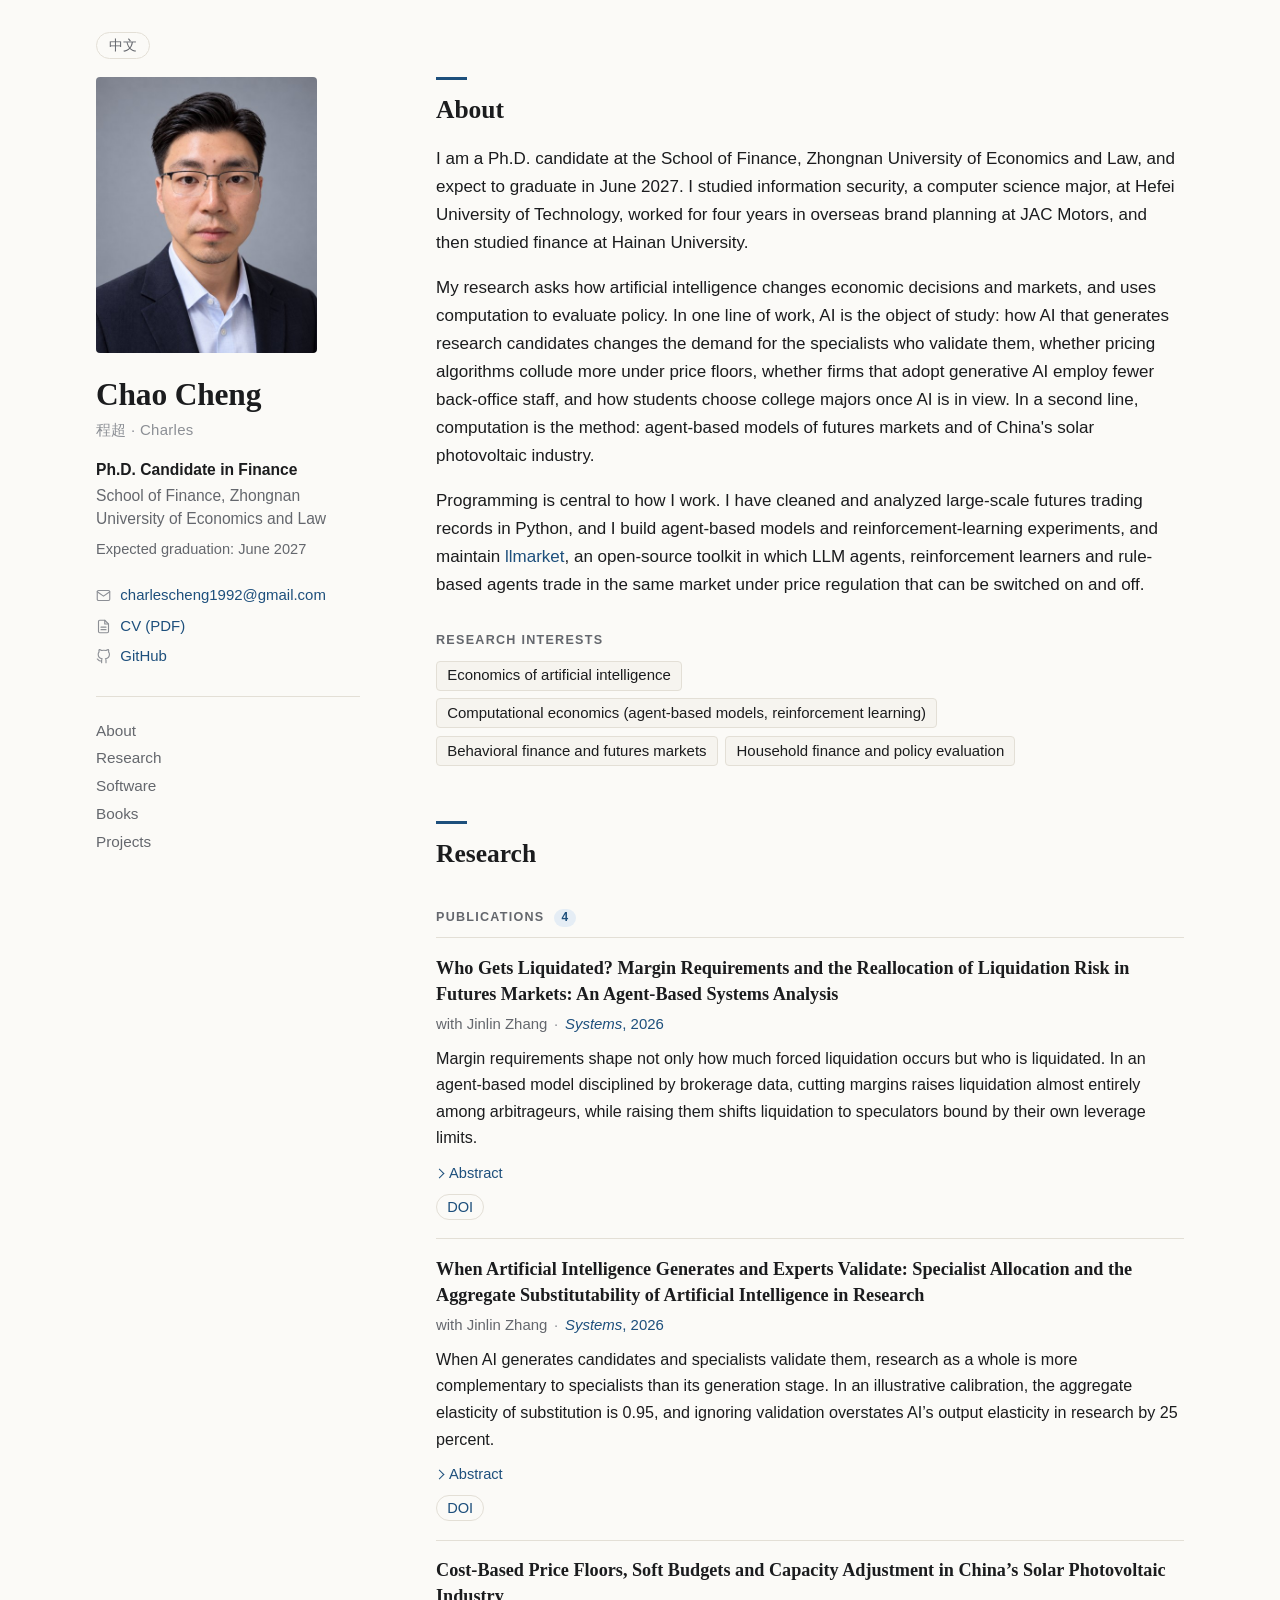
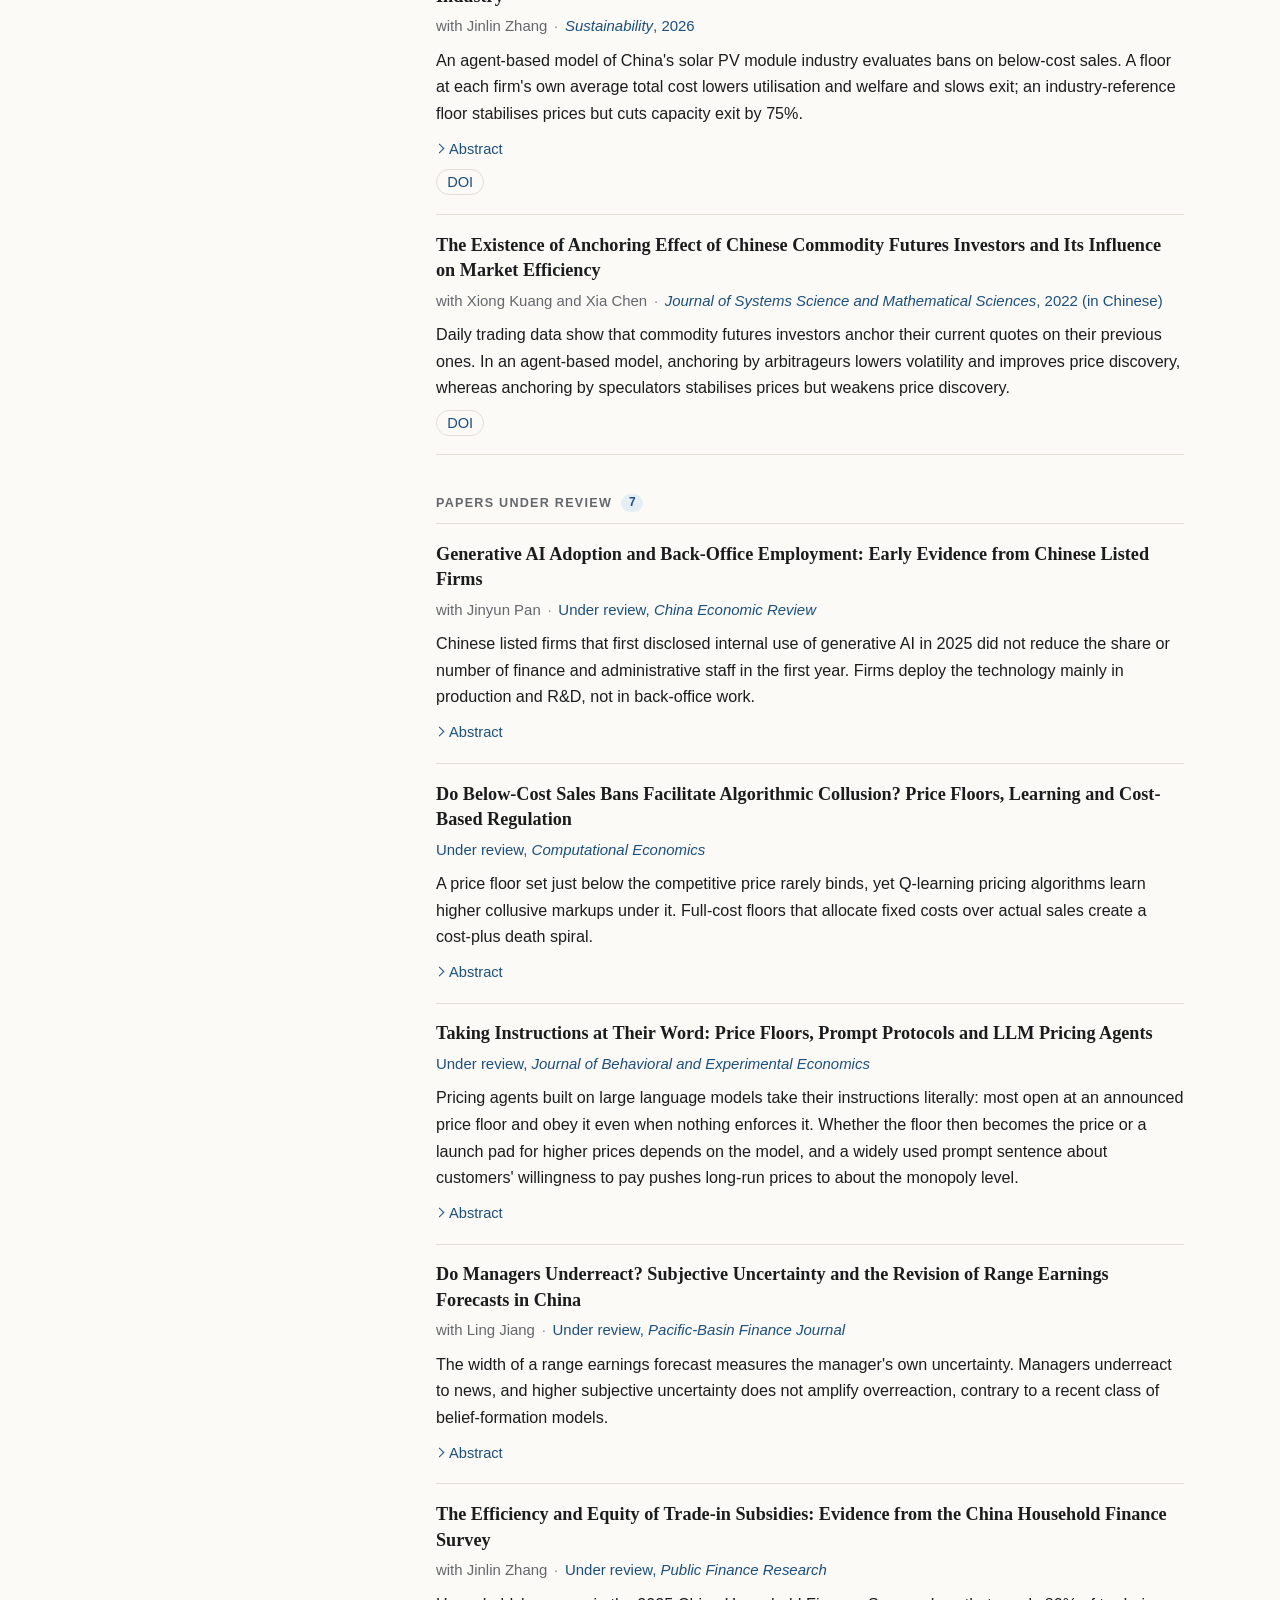
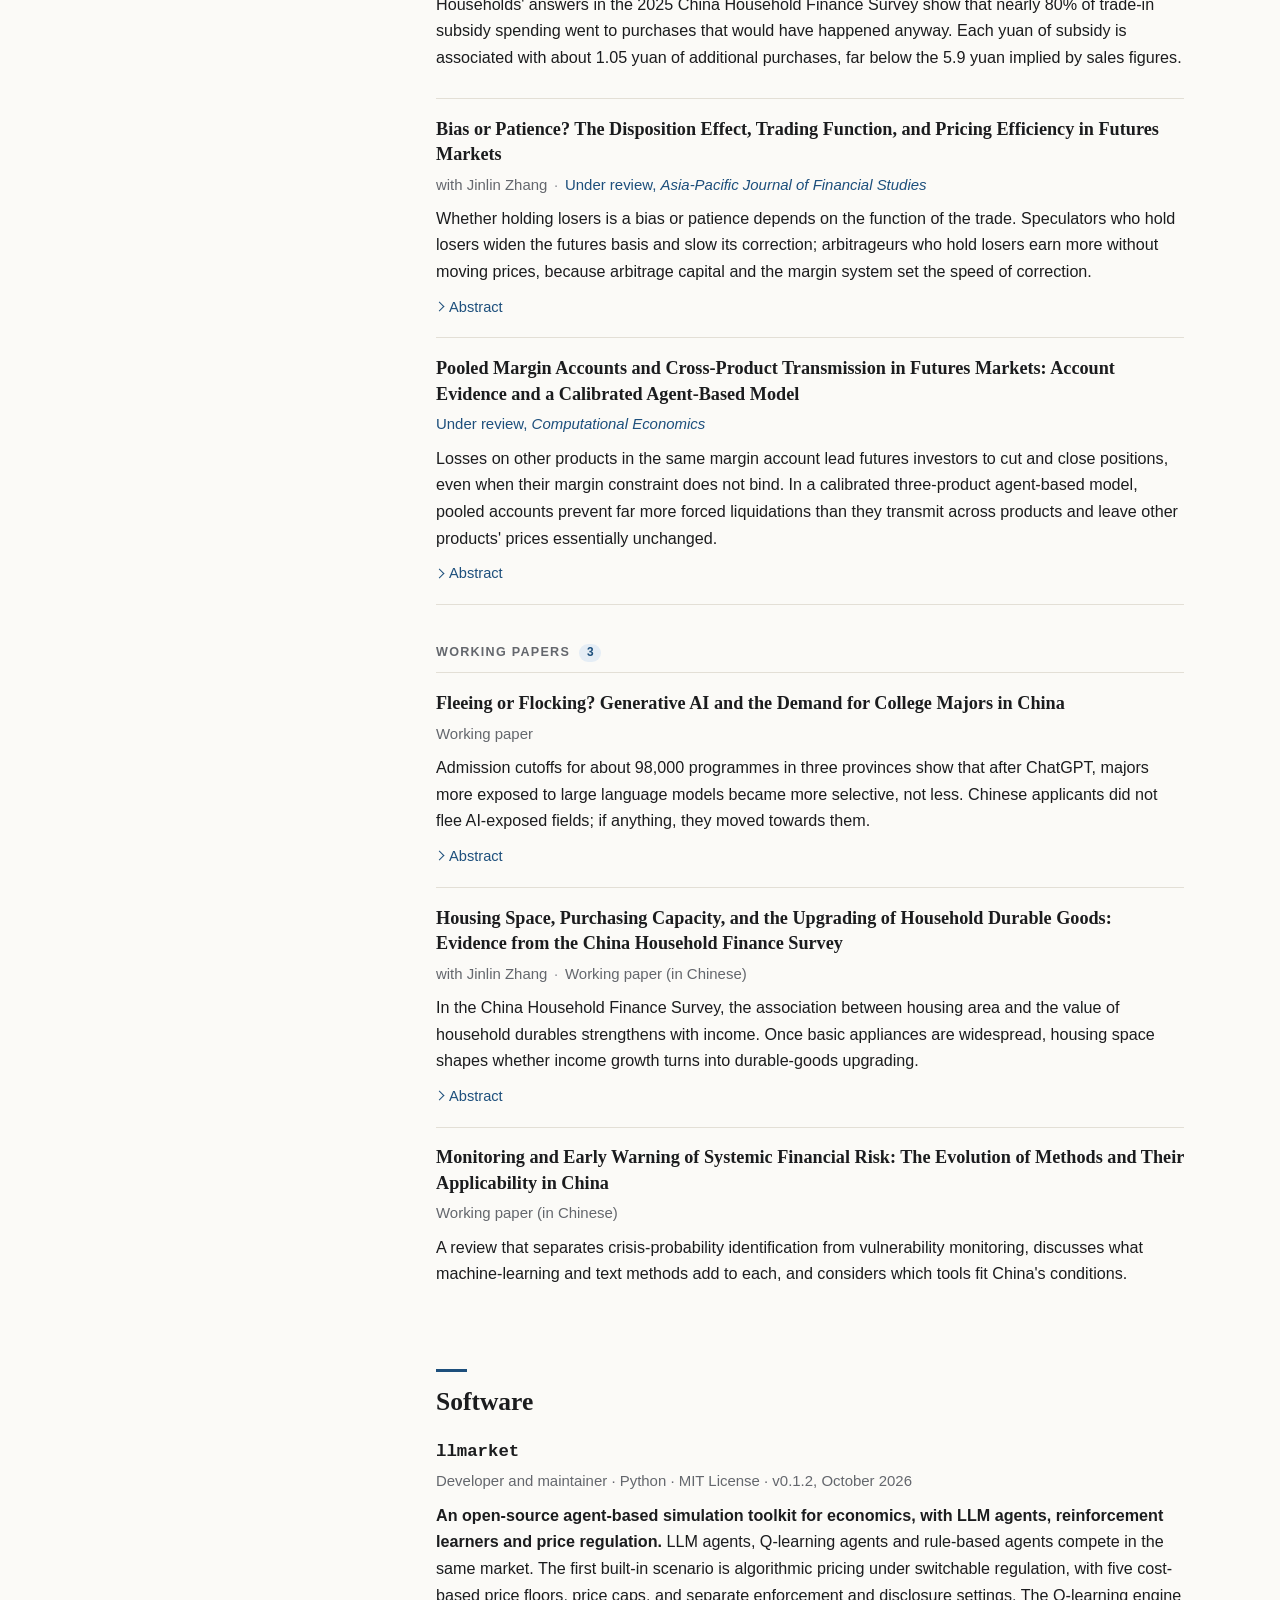
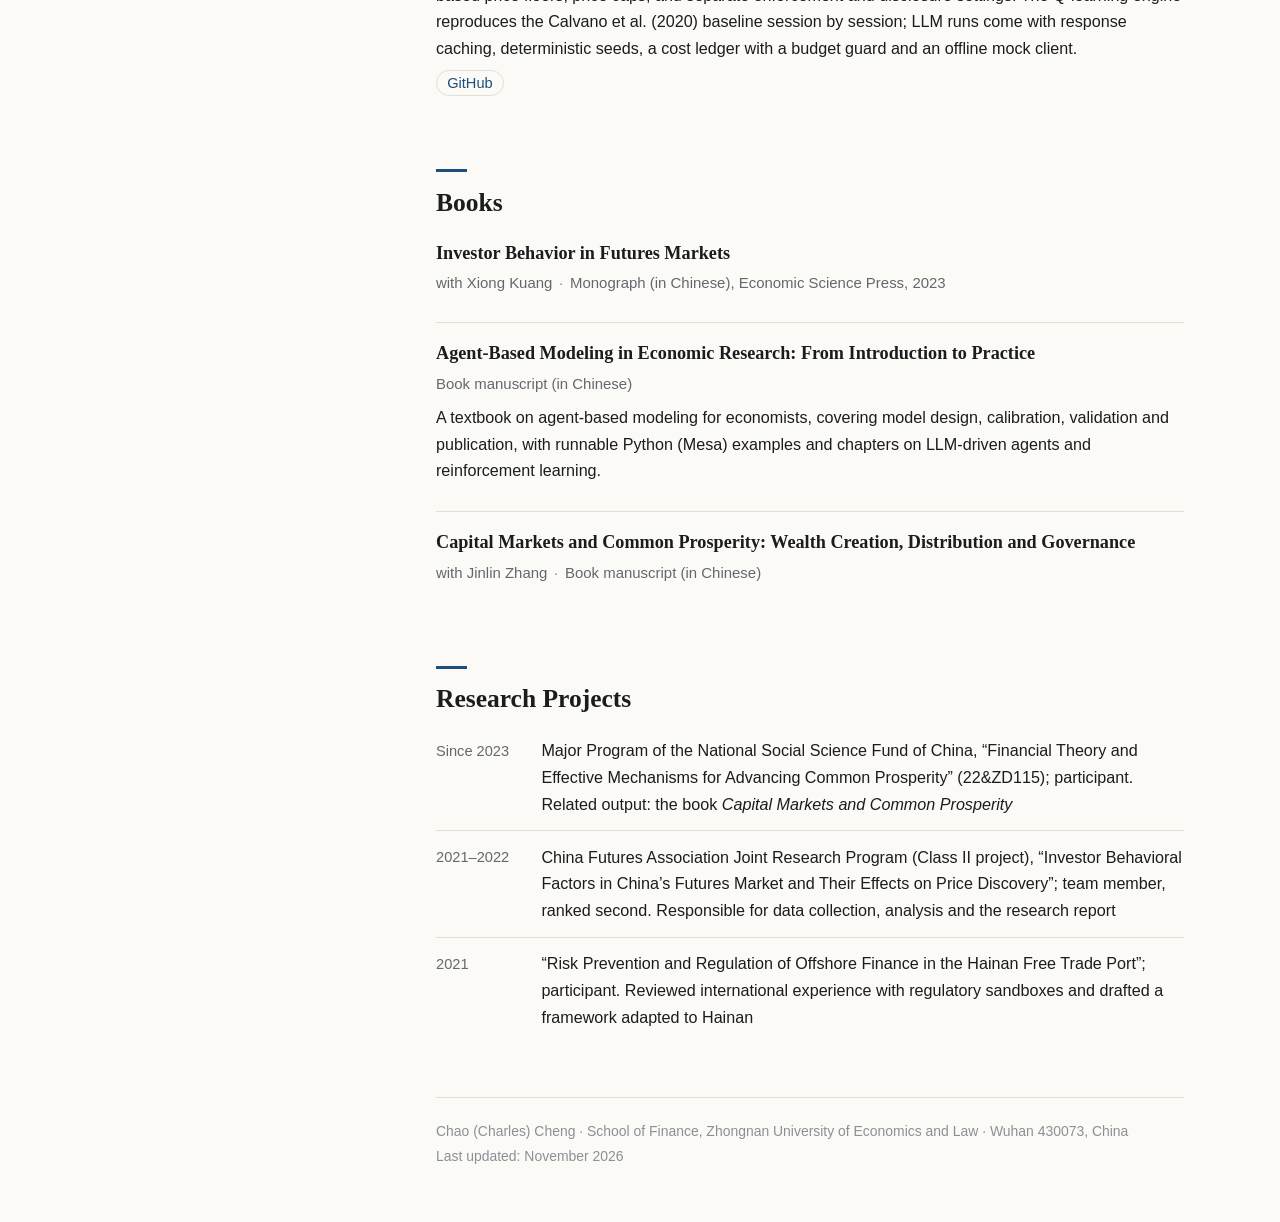
<file: docs/index.html>
<!doctype html>
<html lang="en">
<head>
<meta charset="utf-8">
<meta name="viewport" content="width=device-width, initial-scale=1">
<title>Chao (Charles) Cheng</title>
<meta name="description" content="Chao (Charles) Cheng, Ph.D. Candidate in Finance, School of Finance, Zhongnan University of Economics and Law. Economics of artificial intelligence; Computational economics (agent-based models, reinforcement learning); Behavioral finance and futures markets; Household finance and policy evaluation.">
<meta property="og:title" content="Chao (Charles) Cheng">
<meta property="og:description" content="Ph.D. Candidate in Finance, School of Finance, Zhongnan University of Economics and Law">
<meta property="og:image" content="https://charleschenggithub.github.io/assets/photo.jpg"><link rel="alternate" hreflang="en" href="https://charleschenggithub.github.io/">
<link rel="alternate" hreflang="zh-CN" href="https://charleschenggithub.github.io/zh/">
<link rel="icon" href="data:image/svg+xml,%3Csvg xmlns='http://www.w3.org/2000/svg' viewBox='0 0 32 32'%3E%3Crect width='32' height='32' rx='6' fill='%231d4f7c'/%3E%3Ctext x='16' y='23' font-family='Georgia,serif' font-size='20' fill='white' text-anchor='middle'%3EC%3C/text%3E%3C/svg%3E">
<link rel="stylesheet" href="assets/style.css">
</head>
<body class="lang-en">

<div class="page">

  <aside class="profile">
    <div class="profile-inner">
      <img class="photo" src="assets/photo.jpg" alt="Chao (Charles) Cheng" width="480" height="600">
      <div class="id">
        <h1 class="name">Chao Cheng</h1>
        <p class="alt-name">程超 · Charles</p>
        <p class="role">Ph.D. Candidate in Finance</p>
        <p class="org">School of Finance, Zhongnan University of Economics and Law</p>
        <p class="grad">Expected graduation: June 2027</p>
      </div>
      <ul class="contact">
        <li>
          <svg viewBox="0 0 24 24" aria-hidden="true"><path d="M4 4h16c1.1 0 2 .9 2 2v12c0 1.1-.9 2-2 2H4c-1.1 0-2-.9-2-2V6c0-1.1.9-2 2-2z"/><polyline points="22,6 12,13 2,6"/></svg>
          <a href="mailto:charlescheng1992@gmail.com">charlescheng1992@gmail.com</a>
        </li>
        <li>
          <svg viewBox="0 0 24 24" aria-hidden="true"><path d="M14 2H6a2 2 0 0 0-2 2v16a2 2 0 0 0 2 2h12a2 2 0 0 0 2-2V8z"/><polyline points="14 2 14 8 20 8"/><line x1="16" y1="13" x2="8" y2="13"/><line x1="16" y1="17" x2="8" y2="17"/></svg>
          <a href="cv/Chao_Cheng_CV.pdf">CV (PDF)</a>
        </li>
        <li>
          <svg viewBox="0 0 24 24" aria-hidden="true"><path d="M9 19c-5 1.5-5-2.5-7-3m14 6v-3.87a3.37 3.37 0 0 0-.94-2.61c3.14-.35 6.44-1.54 6.44-7A5.44 5.44 0 0 0 20 4.77 5.07 5.07 0 0 0 19.91 1S18.73.65 16 2.48a13.38 13.38 0 0 0-7 0C6.27.65 5.09 1 5.09 1A5.07 5.07 0 0 0 5 4.77a5.44 5.44 0 0 0-1.5 3.78c0 5.42 3.3 6.61 6.44 7A3.37 3.37 0 0 0 9 18.13V22"/></svg>
          <a href="https://github.com/CharlesChengGithub">GitHub</a>
        </li>
      </ul>
      <nav class="toc" aria-label="Research">
        <a href="#about">About</a>
        <a href="#research">Research</a>
<a href="#software">Software</a><a href="#books">Books</a><a href="#projects">Projects</a>      </nav>
    </div>
    <a class="lang-switch" href="zh/" hreflang="zh-CN">中文</a>
  </aside>

  <main class="content">

    <section id="about">
      <h2>About</h2>
      <p>I am a Ph.D. candidate at the School of Finance, Zhongnan University of Economics and Law, and expect to graduate in June 2027. I studied information security, a computer science major, at Hefei University of Technology, worked for four years in overseas brand planning at JAC Motors, and then studied finance at Hainan University.</p><p>My research asks how artificial intelligence changes economic decisions and markets, and uses computation to evaluate policy. In one line of work, AI is the object of study: how AI that generates research candidates changes the demand for the specialists who validate them, whether pricing algorithms collude more under price floors, whether firms that adopt generative AI employ fewer back-office staff, and how students choose college majors once AI is in view. In a second line, computation is the method: agent-based models of futures markets and of China&#39;s solar photovoltaic industry.</p><p>Programming is central to how I work. I have cleaned and analyzed large-scale futures trading records in Python, and I build agent-based models and reinforcement-learning experiments, and maintain <a href="https://github.com/CharlesChengGithub/llmarket">llmarket</a>, an open-source toolkit in which LLM agents, reinforcement learners and rule-based agents trade in the same market under price regulation that can be switched on and off.</p>
      <h3 class="label">Research interests</h3>
      <ul class="interests">
<li>Economics of artificial intelligence</li><li>Computational economics (agent-based models, reinforcement learning)</li><li>Behavioral finance and futures markets</li><li>Household finance and policy evaluation</li>      </ul>
    </section>

    <section id="research">
      <h2>Research</h2>
      <h3 class="label group">Publications<span class="count">4</span></h3>
      <article class="paper" id="margin-liquidation">
  <h4 class="paper-title">
Who Gets Liquidated? Margin Requirements and the Reallocation of Liquidation Risk in Futures Markets: An Agent-Based Systems Analysis  </h4>
  <p class="paper-meta"><span>with Jinlin Zhang</span><span class="sep" aria-hidden="true">·</span><span class="status status-published"><em>Systems</em>, 2026</span></p>
<p class="paper-summary">Margin requirements shape not only how much forced liquidation occurs but who is liquidated. In an agent-based model disciplined by brokerage data, cutting margins raises liquidation almost entirely among arbitrageurs, while raising them shifts liquidation to speculators bound by their own leverage limits.</p>  <div class="paper-actions">
    <details>
      <summary>Abstract</summary>
      <div class="abstract"><p>Margin requirements are usually judged by how much forced liquidation they prevent. They also shape who is liquidated. Futures margins cap leverage before positions are opened and trigger margin calls afterward, binding different traders through different constraints. We model speculators and leveraged arbitrageurs interacting through margin calls and price impact. Client data from a Chinese futures brokerage show that trading directions are more concentrated than chance (LSV measure 0.0079, p &lt; 0.001). We derive margin-call thresholds analytically and evaluate results over 100 feasible points in a 16-dimensional parameter space (35,000 paths). Cutting the margin rate from 8% to 4% is lose–lose: liquidation rises at every point, almost entirely among arbitrageurs, and mispricing widens at 95% of points. Within 100 periods, raising the rate to 20% reduces liquidation while increasing mispricing incidence and shifting liquidation to speculators bound by their own leverage limits. Exchanging the roles’ constraints reverses the shift, showing that it tracks the constraint configuration rather than the arbitrage role. At high margins, herding accompanies higher speculator leverage and greater liquidation. Margin policy should be assessed by whose leverage constraint it tightens.</p></div>
    </details>
<a class="chip" href="https://doi.org/10.3390/systems14111466">DOI</a>  </div>
</article>

      <article class="paper" id="ai-validation">
  <h4 class="paper-title">
When Artificial Intelligence Generates and Experts Validate: Specialist Allocation and the Aggregate Substitutability of Artificial Intelligence in Research  </h4>
  <p class="paper-meta"><span>with Jinlin Zhang</span><span class="sep" aria-hidden="true">·</span><span class="status status-published"><em>Systems</em>, 2026</span></p>
<p class="paper-summary">When AI generates candidates and specialists validate them, research as a whole is more complementary to specialists than its generation stage. In an illustrative calibration, the aggregate elasticity of substitution is 0.95, and ignoring validation overstates AI’s output elasticity in research by 25 percent.</p>  <div class="paper-actions">
    <details>
      <summary>Abstract</summary>
      <div class="abstract"><p>Artificial intelligence (AI) increasingly generates candidate hypotheses and designs, but candidates become usable knowledge only after specialists validate them. We study how this division of labor shapes the substitutability between AI and specialists in research as a whole. When generation and validation share a pool of specialists, the aggregate elasticity of substitution is a weighted average of the elasticities within generation and between the two tasks, with a weight equal to AI’s share in generation times the share of specialists in validation. Optimal staffing raises this weight as AI becomes abundant, so research is more complementary than its generation stage, and AI’s output elasticity in research rises only while the aggregate elasticity exceeds one. Gains confined to generation draw specialists into validation; sufficiently large gains in validation reverse the flow. In dynamic general equilibrium, the aggregate elasticity is a sufficient statistic for local aggregate dynamics, so these dynamics cannot reveal the task structure, but staffing data can. In an illustrative calibration to proxy evidence, the aggregate elasticity is 0.95 and ignoring validation overstates AI’s output elasticity by 25 percent. Whether that elasticity is already declining is not robust: the aggregate elasticity exceeds one in 22 percent of parameter draws.</p></div>
    </details>
<a class="chip" href="https://doi.org/10.3390/systems14111432">DOI</a>  </div>
</article>

      <article class="paper" id="pv-price-floors">
  <h4 class="paper-title">
Cost-Based Price Floors, Soft Budgets and Capacity Adjustment in China’s Solar Photovoltaic Industry  </h4>
  <p class="paper-meta"><span>with Jinlin Zhang</span><span class="sep" aria-hidden="true">·</span><span class="status status-published"><em>Sustainability</em>, 2026</span></p>
<p class="paper-summary">An agent-based model of China&#39;s solar PV module industry evaluates bans on below-cost sales. A floor at each firm&#39;s own average total cost lowers utilisation and welfare and slows exit; an industry-reference floor stabilises prices but cuts capacity exit by 75%.</p>  <div class="paper-actions">
    <details>
      <summary>Abstract</summary>
      <div class="abstract"><p>Persistent overcapacity in photovoltaic (PV) manufacturing raises a question for the economic sustainability of renewable energy supply chains: does protecting producers’ margins help or hinder capacity adjustment? We evaluate cost-based price floors with an agent-based model of China’s PV module industry that features adaptive pricing, market-share-driven investment, credit guarantees and local government rescues. The model is driven by observed polysilicon prices and reproduces eight of ten moments from public company data within a pre-registered tolerance, although it captures only part of the 2024 price decline. Policy effects are paired comparisons across 200 random seeds. A floor at each firm’s own average total cost lowers utilisation by 5.8 percentage points and welfare by 1.1% over ten years and, in the main specification, slows exit even under hard budgets; its welfare loss grows when products are more substitutable and turns into a gain only when demand is much less price-sensitive, R&amp;D responds strongly to profits or share pressure is very high. An industry-reference floor stabilises prices but cuts capacity exit by 75%; its 1.8% welfare gain falls to 0.5% when surviving firms are not valued as additional variety. An admission standard for new capacity raises utilisation and, while demand plateaus, welfare. Protecting margins is a poor substitute for policies that change the returns to expansion.</p></div>
    </details>
<a class="chip" href="https://doi.org/10.3390/su182111136">DOI</a>  </div>
</article>

      <article class="paper" id="anchoring-effect">
  <h4 class="paper-title">
The Existence of Anchoring Effect of Chinese Commodity Futures Investors and Its Influence on Market Efficiency  </h4>
  <p class="paper-meta"><span>with Xiong Kuang and Xia Chen</span><span class="sep" aria-hidden="true">·</span><span class="status status-published"><em>Journal of Systems Science and Mathematical Sciences</em>, 2022 (in Chinese)</span></p>
<p class="paper-summary">Daily trading data show that commodity futures investors anchor their current quotes on their previous ones. In an agent-based model, anchoring by arbitrageurs lowers volatility and improves price discovery, whereas anchoring by speculators stabilises prices but weakens price discovery.</p>  <div class="paper-actions">
<a class="chip" href="https://doi.org/10.12341/jssms22188">DOI</a>  </div>
</article>

      <h3 class="label group">Papers under Review<span class="count">7</span></h3>
      <article class="paper" id="genai-back-office">
  <h4 class="paper-title">
Generative AI Adoption and Back-Office Employment: Early Evidence from Chinese Listed Firms  </h4>
  <p class="paper-meta"><span>with Jinyun Pan</span><span class="sep" aria-hidden="true">·</span><span class="status status-review">Under review, <em>China Economic Review</em></span></p>
<p class="paper-summary">Chinese listed firms that first disclosed internal use of generative AI in 2025 did not reduce the share or number of finance and administrative staff in the first year. Firms deploy the technology mainly in production and R&amp;D, not in back-office work.</p>  <div class="paper-actions">
    <details>
      <summary>Abstract</summary>
      <div class="abstract"><p>Accountants and clerks rank among the workers most exposed to generative artificial intelligence (AI). Do firms that adopt the technology employ fewer of them? We read the 2022–2025 annual reports of 5,706 Chinese listed firms and identify 159 non-financial firms that first disclosed using generative AI in their own operations in 2025, the year in which open-weight models made in-house deployment cheap. Because listed firms must report their workforce by function, we can compare the finance and administrative staff of these adopters with those of 2,714 firms that disclosed neither internal use nor AI products. Adoption leaves the finance-staff share unchanged: the 2025 estimate is 0.06 percentage points, and the confidence interval rules out declines larger than 2.7% of the pre-adoption mean. The number of finance employees is equally stable. The administrative-staff share and headcount also show no decline, but adopters had been expanding administrative staff faster than non-adopters before adoption, and this relative expansion stopped in 2025; if the earlier trend is extrapolated, a slowdown of up to 10% cannot be ruled out. Firms that adopted in 2023 and 2024 show no decline one to two years later. The disclosures reveal a mismatch between exposure and deployment: firms apply generative AI mainly in production and R&amp;D, and only one of the 159 adopters explicitly applies it to finance or accounting work. In its first year, enterprise adoption of generative AI has not displaced back-office employment.</p></div>
    </details>
  </div>
</article>

      <article class="paper" id="algorithmic-collusion">
  <h4 class="paper-title">
Do Below-Cost Sales Bans Facilitate Algorithmic Collusion? Price Floors, Learning and Cost-Based Regulation  </h4>
  <p class="paper-meta"><span class="status status-review">Under review, <em>Computational Economics</em></span></p>
<p class="paper-summary">A price floor set just below the competitive price rarely binds, yet Q-learning pricing algorithms learn higher collusive markups under it. Full-cost floors that allocate fixed costs over actual sales create a cost-plus death spiral.</p>  <div class="paper-actions">
    <details>
      <summary>Abstract</summary>
      <div class="abstract"><p>Governments are tightening rules against below-cost sales to curb destructive price wars, while firms increasingly delegate pricing to self-learning algorithms. This paper studies how price floors shape the prices that such algorithms learn. I replicate the Q-learning duopoly of Calvano et al. (2020), widen its price grid so that unregulated algorithms can price below cost, and impose floors that differ in level and in the cost definition behind them. Collusion is measured against the floor-constrained competitive benchmark. The effect depends on where the floor sits. A floor just below the competitive price rarely binds, yet it raises the collusive markup by 0.065, or 14 percent of the Nash–monopoly price gap, and the markup rises in all nine alternative economies examined. The effect arises during learning: a floor removed partway through learning still raises prices, whereas a floor imposed after learning barely moves them. Higher floors truncate punishments and crowd out the collusive markup, as repeated-game theory predicts, but the mechanical rise in the competitive benchmark keeps prices near the collusive level. When fixed costs are allocated over actual sales, a full-cost floor creates a cost-plus death spiral: a firm that loses sales faces a rising legal floor and is excluded in every session. Allocating fixed costs over normal output avoids this trap and lowers markups.</p></div>
    </details>
  </div>
</article>

      <article class="paper" id="llm-pricing-floors">
  <h4 class="paper-title">
Taking Instructions at Their Word: Price Floors, Prompt Protocols and LLM Pricing Agents  </h4>
  <p class="paper-meta"><span class="status status-review">Under review, <em>Journal of Behavioral and Experimental Economics</em></span></p>
<p class="paper-summary">Pricing agents built on large language models take their instructions literally: most open at an announced price floor and obey it even when nothing enforces it. Whether the floor then becomes the price or a launch pad for higher prices depends on the model, and a widely used prompt sentence about customers&#39; willingness to pay pushes long-run prices to about the monopoly level.</p>  <div class="paper-actions">
    <details>
      <summary>Abstract</summary>
      <div class="abstract"><p>Competition authorities worry that price floors, such as bans on below-cost sales, may help pricing algorithms collude. I study how pricing agents built on large language models (LLMs) respond to floors in a repeated logit duopoly, using 820 sessions of DeepSeek-V4.1-Flash and a replication with Qwen2.5-7B, each under a pre-analysis plan. The agents take the text of their instructions at its word. Most agents of both models open at an announced floor and obey it even when nothing enforces it, although without the floor about half (DeepSeek) or all (Qwen) of their final prices lie below it. What follows depends on the model. DeepSeek stays at the floor: about two-thirds of its final prices equal it exactly, prices rise no more than mechanical truncation implies (95% confidence interval for the excess: [−0.081, 0.000]), and agents call the floor the focal point for coordination. Qwen climbs from the floor: every market ends above it, and profits close about half the gap between the floor-constrained competitive and monopoly levels. The same literalism governs the prompt protocol. A widely used sentence telling agents that no customer would pay more than a stated amount is taken as a fact about demand: agents open at that amount, long-run prices rise to about the monopoly level, and an unrelated sentence about price display raises them further. Under that protocol the floors rarely bind. Compliance with a stated rule holds across models; whether the floor becomes the price or a launch pad does not.</p></div>
    </details>
  </div>
</article>

      <article class="paper" id="managers-underreact">
  <h4 class="paper-title">
Do Managers Underreact? Subjective Uncertainty and the Revision of Range Earnings Forecasts in China  </h4>
  <p class="paper-meta"><span>with Ling Jiang</span><span class="sep" aria-hidden="true">·</span><span class="status status-review">Under review, <em>Pacific-Basin Finance Journal</em></span></p>
<p class="paper-summary">The width of a range earnings forecast measures the manager&#39;s own uncertainty. Managers underreact to news, and higher subjective uncertainty does not amplify overreaction, contrary to a recent class of belief-formation models.</p>  <div class="paper-actions">
    <details>
      <summary>Abstract</summary>
      <div class="abstract"><p>Managers’ expectations shape corporate investment and the earnings guidance that investors rely on, yet whether these expectations underreact or overreact to news remains contested. A recent class of models predicts that overreaction strengthens when subjective uncertainty is high. We test this prediction using the range earnings forecasts that Chinese listed firms issue before the end of a reporting period, whose width is the manager’s own contemporaneous statement of uncertainty. Using 20,391 firm-period forecast sequences from 2010 to 2025, we regress the next revision of expectations on the initial forecast revision and its interaction with range width. Managers underreact: an upward initial revision predicts a further upward revision, and the effect is nearly three times as large when the next information point is the manager’s own follow-up forecast. Persistence follows both upward and downward initial revisions, so the gradual release of bad news cannot fully account for it. Subjective uncertainty does not amplify overreaction. The interaction is close to zero, precisely estimated, and indistinguishable from a simulated benchmark that allows for both the steering of reported earnings into forecast ranges and the winsorizing of the data. Range width does carry information about uncertainty: it rises with recent earnings volatility, and outcome dispersion rises with width. As earlier Chinese evidence suggests, realized earnings cluster just above the lower bound of the range, the opposite of the upper-bound tilt documented for U.S. firms.</p></div>
    </details>
  </div>
</article>

      <article class="paper" id="trade-in-subsidies">
  <h4 class="paper-title">
The Efficiency and Equity of Trade-in Subsidies: Evidence from the China Household Finance Survey  </h4>
  <p class="paper-meta"><span>with Jinlin Zhang</span><span class="sep" aria-hidden="true">·</span><span class="status status-review">Under review, <em>Public Finance Research</em></span></p>
<p class="paper-summary">Households&#39; answers in the 2025 China Household Finance Survey show that nearly 80% of trade-in subsidy spending went to purchases that would have happened anyway. Each yuan of subsidy is associated with about 1.05 yuan of additional purchases, far below the 5.9 yuan implied by sales figures.</p></article>

      <article class="paper" id="disposition-effect">
  <h4 class="paper-title">
Bias or Patience? The Disposition Effect, Trading Function, and Pricing Efficiency in Futures Markets  </h4>
  <p class="paper-meta"><span>with Jinlin Zhang</span><span class="sep" aria-hidden="true">·</span><span class="status status-review">Under review, <em>Asia-Pacific Journal of Financial Studies</em></span></p>
<p class="paper-summary">Whether holding losers is a bias or patience depends on the function of the trade. Speculators who hold losers widen the futures basis and slow its correction; arbitrageurs who hold losers earn more without moving prices, because arbitrage capital and the margin system set the speed of correction.</p>  <div class="paper-actions">
    <details>
      <summary>Abstract</summary>
      <div class="abstract"><p>Holding losing positions is usually treated as a bias that slows price adjustment, but in futures markets its consequences depend on the function of the trade. We combine account-level data from a Chinese futures brokerage with a trade-level agent-based model of daily settlement, margin calls, and forced liquidation, calibrated to the basis of CSI 300 index futures. In the accounts, the disposition effect is concentrated in a reluctance to realize deepening losses, and margin tied up in losers crowds out new positions. In the model, speculators who hold losers keep stale exposure that widens the basis and slows its correction, and the effect rises steeply with the strength of the bias. Arbitrageurs who hold losers earn more than those who cut losses, and those who bank winners early earn less, yet neither half of their bias moves prices: arbitrage capital and the margin system set the speed of correction. Lower margin speeds correction but, under separate margining, more than doubles forced liquidation, a cost that portfolio margining removes. At the empirical distribution of the bias, its aggregate effect on the mean basis deviation is about 5%.</p></div>
    </details>
  </div>
</article>

      <article class="paper" id="pooled-margin-transmission">
  <h4 class="paper-title">
Pooled Margin Accounts and Cross-Product Transmission in Futures Markets: Account Evidence and a Calibrated Agent-Based Model  </h4>
  <p class="paper-meta"><span class="status status-review">Under review, <em>Computational Economics</em></span></p>
<p class="paper-summary">Losses on other products in the same margin account lead futures investors to cut and close positions, even when their margin constraint does not bind. In a calibrated three-product agent-based model, pooled accounts prevent far more forced liquidations than they transmit across products and leave other products&#39; prices essentially unchanged.</p>  <div class="paper-actions">
    <details>
      <summary>Abstract</summary>
      <div class="abstract"><p>Futures investors often trade several products from one margin account, and daily marking to market turns a loss in one product into an immediate loss of funds for all of them. Using 2019–2020 position records from a Chinese futures brokerage, I measure the mark-to-market gains and losses that an account&#39;s previous-day positions incur at the next settlement and estimate how gains and losses on other products change the account&#39;s position in a given product. Losses on other products lead investors to cut and close positions. The response is present in accounts whose margin constraint does not bind and is as strong for losses from unrelated sectors and weakly correlated products as for losses from related ones. The additional response of constrained accounts has the expected sign but is imprecise. Gains have weaker effects, confined to correlated products, and raise the probability of opening new products. I then calibrate the strength of this profit-and-loss feedback in a three-product agent-based model by indirect inference and compare pooled accounts with accounts segregated by product. Pooling cuts liquidations in the shocked product by more than it adds in other products, and leaves other products&#39; prices essentially unchanged. The calibrated feedback produces a large but short-lived cross-product position cut with no detectable price effect, and lowers margin use in calm periods. Cross-product position cuts in the data come mainly from investors&#39; own responses. Cross-product forced liquidations arise only through pooled funds, which on net prevent far more liquidations than they transmit.</p></div>
    </details>
  </div>
</article>

      <h3 class="label group">Working Papers<span class="count">3</span></h3>
      <article class="paper" id="ai-college-majors">
  <h4 class="paper-title">
Fleeing or Flocking? Generative AI and the Demand for College Majors in China  </h4>
  <p class="paper-meta"><span class="status status-working">Working paper</span></p>
<p class="paper-summary">Admission cutoffs for about 98,000 programmes in three provinces show that after ChatGPT, majors more exposed to large language models became more selective, not less. Chinese applicants did not flee AI-exposed fields; if anything, they moved towards them.</p>  <div class="paper-actions">
    <details>
      <summary>Abstract</summary>
      <div class="abstract"><p>Generative artificial intelligence can perform many tasks done by college-educated workers, and students choosing a field of study may anticipate this. This study examines how demand for college majors in China changed after the release of ChatGPT, using programme-level admission cutoffs from the national college entrance examination (gaokao) in three provinces that admit students by &#34;major and institution&#34;. The data cover about 98,000 programmes and 338,000 programme-year observations from 2020 to 2026. Majors with different exposure to large language models are compared within the same institution and year. Contrary to the expectation that students would avoid exposed fields, the admission thresholds of more exposed majors rose relative to those of less exposed majors at the same institution: a one-standard-deviation increase in exposure is associated with a 5 per cent decline in the cutoff rank, that is, a more selective entry threshold. The pattern holds for three exposure measures, including one constructed before ChatGPT, in each province, in both STEM and other fields, and when computer science and electronics are excluded. Exposed majors were already gaining ground before 2023, but the 2023 admission round shows a discrete shift of about 2.3 per cent per standard deviation beyond the pre-existing trend. Planned enrolment in exposed majors also expanded. In the first four admission cycles after ChatGPT, there is no evidence that Chinese applicants fled majors exposed to generative AI; if anything, they moved towards them.</p></div>
    </details>
  </div>
</article>

      <article class="paper" id="housing-space-durables">
  <h4 class="paper-title">
Housing Space, Purchasing Capacity, and the Upgrading of Household Durable Goods: Evidence from the China Household Finance Survey  </h4>
  <p class="paper-meta"><span>with Jinlin Zhang</span><span class="sep" aria-hidden="true">·</span><span class="status status-working">Working paper (in Chinese)</span></p>
<p class="paper-summary">In the China Household Finance Survey, the association between housing area and the value of household durables strengthens with income. Once basic appliances are widespread, housing space shapes whether income growth turns into durable-goods upgrading.</p>  <div class="paper-actions">
    <details>
      <summary>Abstract</summary>
      <div class="abstract"><p>Income growth and trade-in subsidies raise households’ capacity to buy durable goods, but they do not enlarge the housing space needed to place and use them. Using the 2021, 2023, and 2025 waves of the China Household Finance Survey, this paper studies urban owner-occupiers and examines how housing area and household income are jointly related to holdings of kitchen and bathroom durables, major household appliances, and climate-control and air-treatment equipment. The positive association between housing area and the value of durable holdings strengthens with income: the marginal effect of area at the 90th income percentile is about 1.67 times that at the 20th percentile. Evaluated at the sample mean, a 10 percent larger dwelling is associated with durable holdings that are about 1.7 percent higher at the 20th percentile and about 2.9 percent higher at the 90th percentile. The relationship is concentrated in the level of holdings among households that already own a category and does not appear consistently in whether households own it. When interacted with income, separate kitchens and bathrooms are associated with higher values of kitchen and bathroom durables, and the number of rooms with higher values of climate-control equipment. The relationship is also stronger in first-tier and new first-tier cities. Once basic appliances are widespread, whether income growth translates into durable-goods upgrading is closely tied to housing space.</p></div>
    </details>
  </div>
</article>

      <article class="paper" id="systemic-risk-review">
  <h4 class="paper-title">
Monitoring and Early Warning of Systemic Financial Risk: The Evolution of Methods and Their Applicability in China  </h4>
  <p class="paper-meta"><span class="status status-working">Working paper (in Chinese)</span></p>
<p class="paper-summary">A review that separates crisis-probability identification from vulnerability monitoring, discusses what machine-learning and text methods add to each, and considers which tools fit China&#39;s conditions.</p></article>

    </section>

    <section id="software">
      <h2>Software</h2>
      <article class="paper software">
        <h4 class="paper-title"><a href="https://github.com/CharlesChengGithub/llmarket">llmarket</a></h4>
        <p class="paper-meta"><span>Developer and maintainer · Python · MIT License · v0.1.2, October 2026</span></p>
        <p class="paper-summary"><strong>An open-source agent-based simulation toolkit for economics, with LLM agents, reinforcement learners and price regulation.</strong> LLM agents, Q-learning agents and rule-based agents compete in the same market. The first built-in scenario is algorithmic pricing under switchable regulation, with five cost-based price floors, price caps, and separate enforcement and disclosure settings. The Q-learning engine reproduces the Calvano et al. (2020) baseline session by session; LLM runs come with response caching, deterministic seeds, a cost ledger with a budget guard and an offline mock client.</p>
        <div class="paper-actions"><a class="chip" href="https://github.com/CharlesChengGithub/llmarket">GitHub</a></div>
      </article>
    </section>

    <section id="books">
      <h2>Books</h2>
      <article class="paper" id="futures-investor-book">
  <h4 class="paper-title">
Investor Behavior in Futures Markets  </h4>
  <p class="paper-meta"><span>with Xiong Kuang</span><span class="sep" aria-hidden="true">·</span><span class="status status-book">Monograph (in Chinese), Economic Science Press, 2023</span></p>
</article>

      <article class="paper" id="abm-book">
  <h4 class="paper-title">
Agent-Based Modeling in Economic Research: From Introduction to Practice  </h4>
  <p class="paper-meta"><span class="status status-book">Book manuscript (in Chinese)</span></p>
<p class="paper-summary">A textbook on agent-based modeling for economists, covering model design, calibration, validation and publication, with runnable Python (Mesa) examples and chapters on LLM-driven agents and reinforcement learning.</p></article>

      <article class="paper" id="capital-markets-book">
  <h4 class="paper-title">
Capital Markets and Common Prosperity: Wealth Creation, Distribution and Governance  </h4>
  <p class="paper-meta"><span>with Jinlin Zhang</span><span class="sep" aria-hidden="true">·</span><span class="status status-book">Book manuscript (in Chinese)</span></p>
</article>

    </section>

    <section id="projects">
      <h2>Research Projects</h2>
      <ul class="projects">
        <li><span class="years">Since 2023</span><span class="text">Major Program of the National Social Science Fund of China, “Financial Theory and Effective Mechanisms for Advancing Common Prosperity” (22&amp;ZD115); participant. Related output: the book <em>Capital Markets and Common Prosperity</em></span></li>
        <li><span class="years">2021–2022</span><span class="text">China Futures Association Joint Research Program (Class II project), “Investor Behavioral Factors in China’s Futures Market and Their Effects on Price Discovery”; team member, ranked second. Responsible for data collection, analysis and the research report</span></li>
        <li><span class="years">2021</span><span class="text">“Risk Prevention and Regulation of Offshore Finance in the Hainan Free Trade Port”; participant. Reviewed international experience with regulatory sandboxes and drafted a framework adapted to Hainan</span></li>
      </ul>
    </section>

    <footer class="footer">
      <p>Chao (Charles) Cheng · School of Finance, Zhongnan University of Economics and Law · Wuhan 430073, China</p>
      <p>Last updated: November 2026</p>
    </footer>

  </main>
</div>

</body>
</html>
</file>
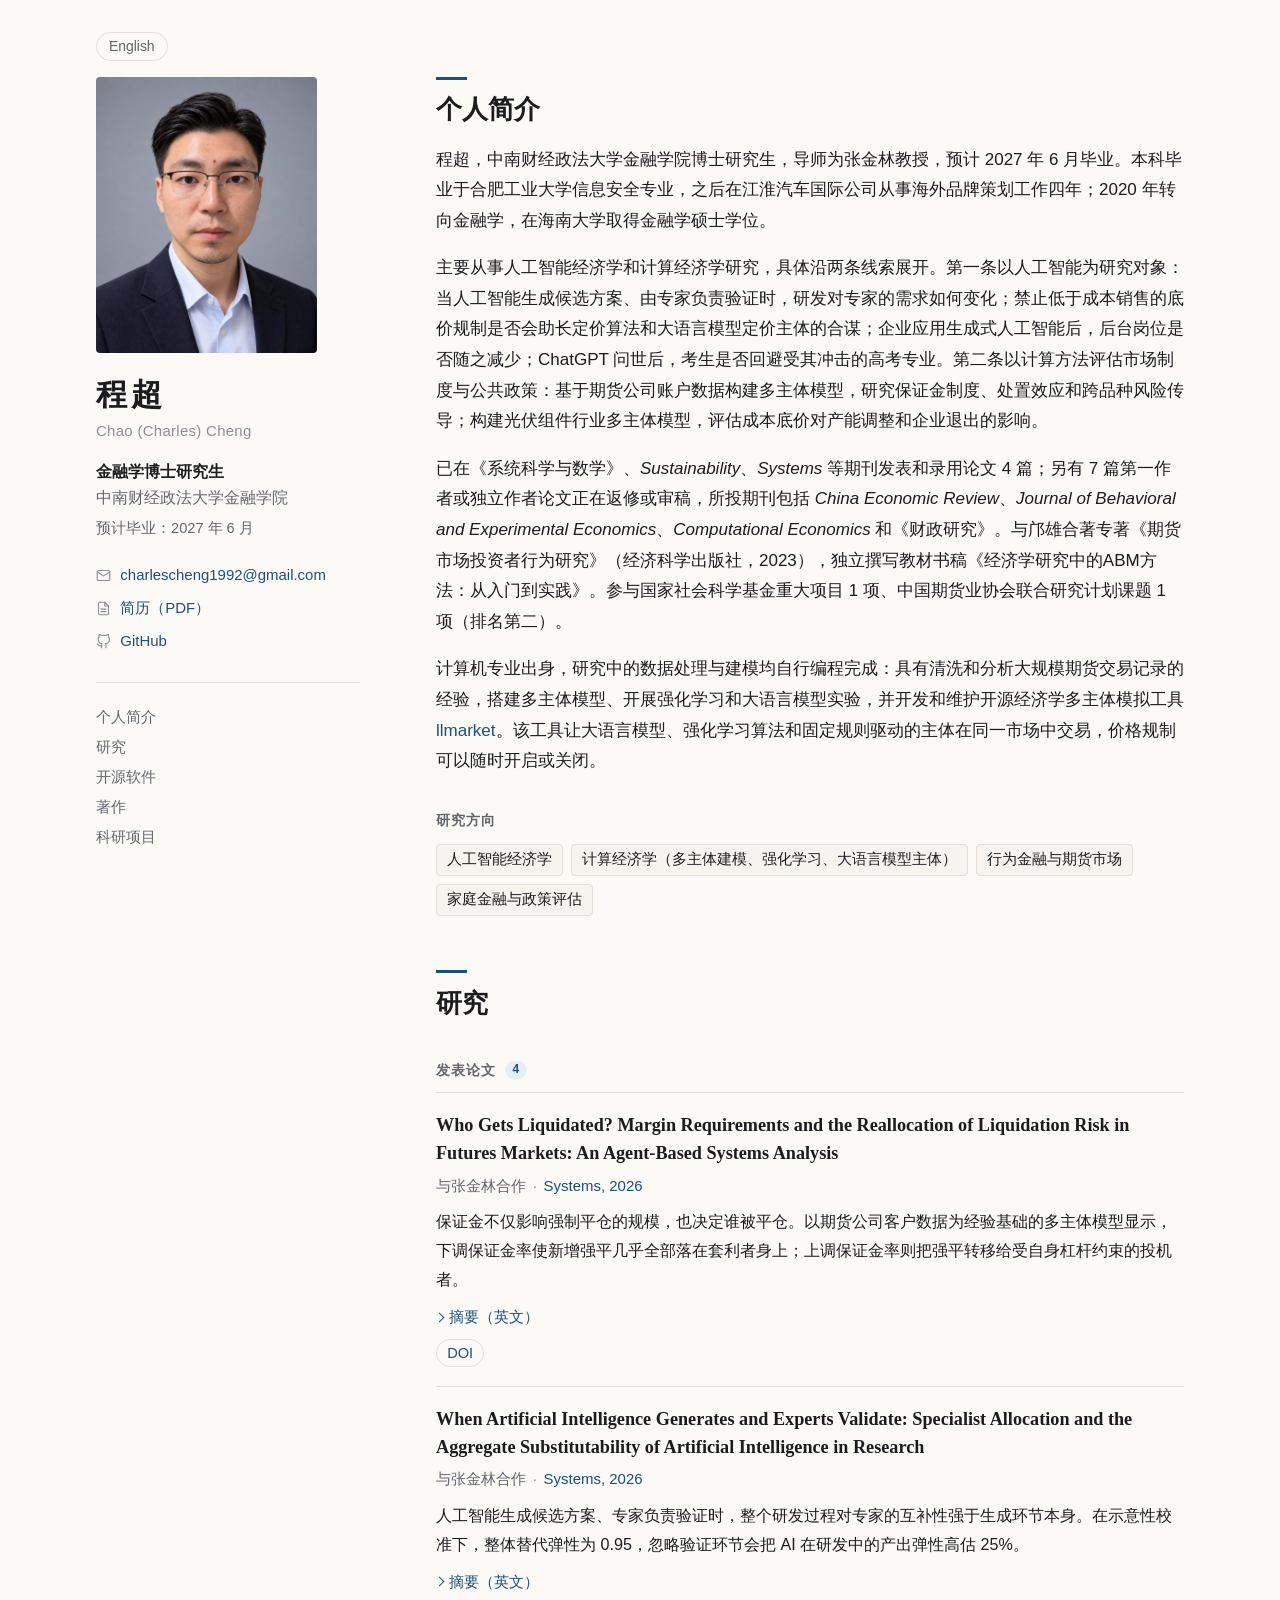
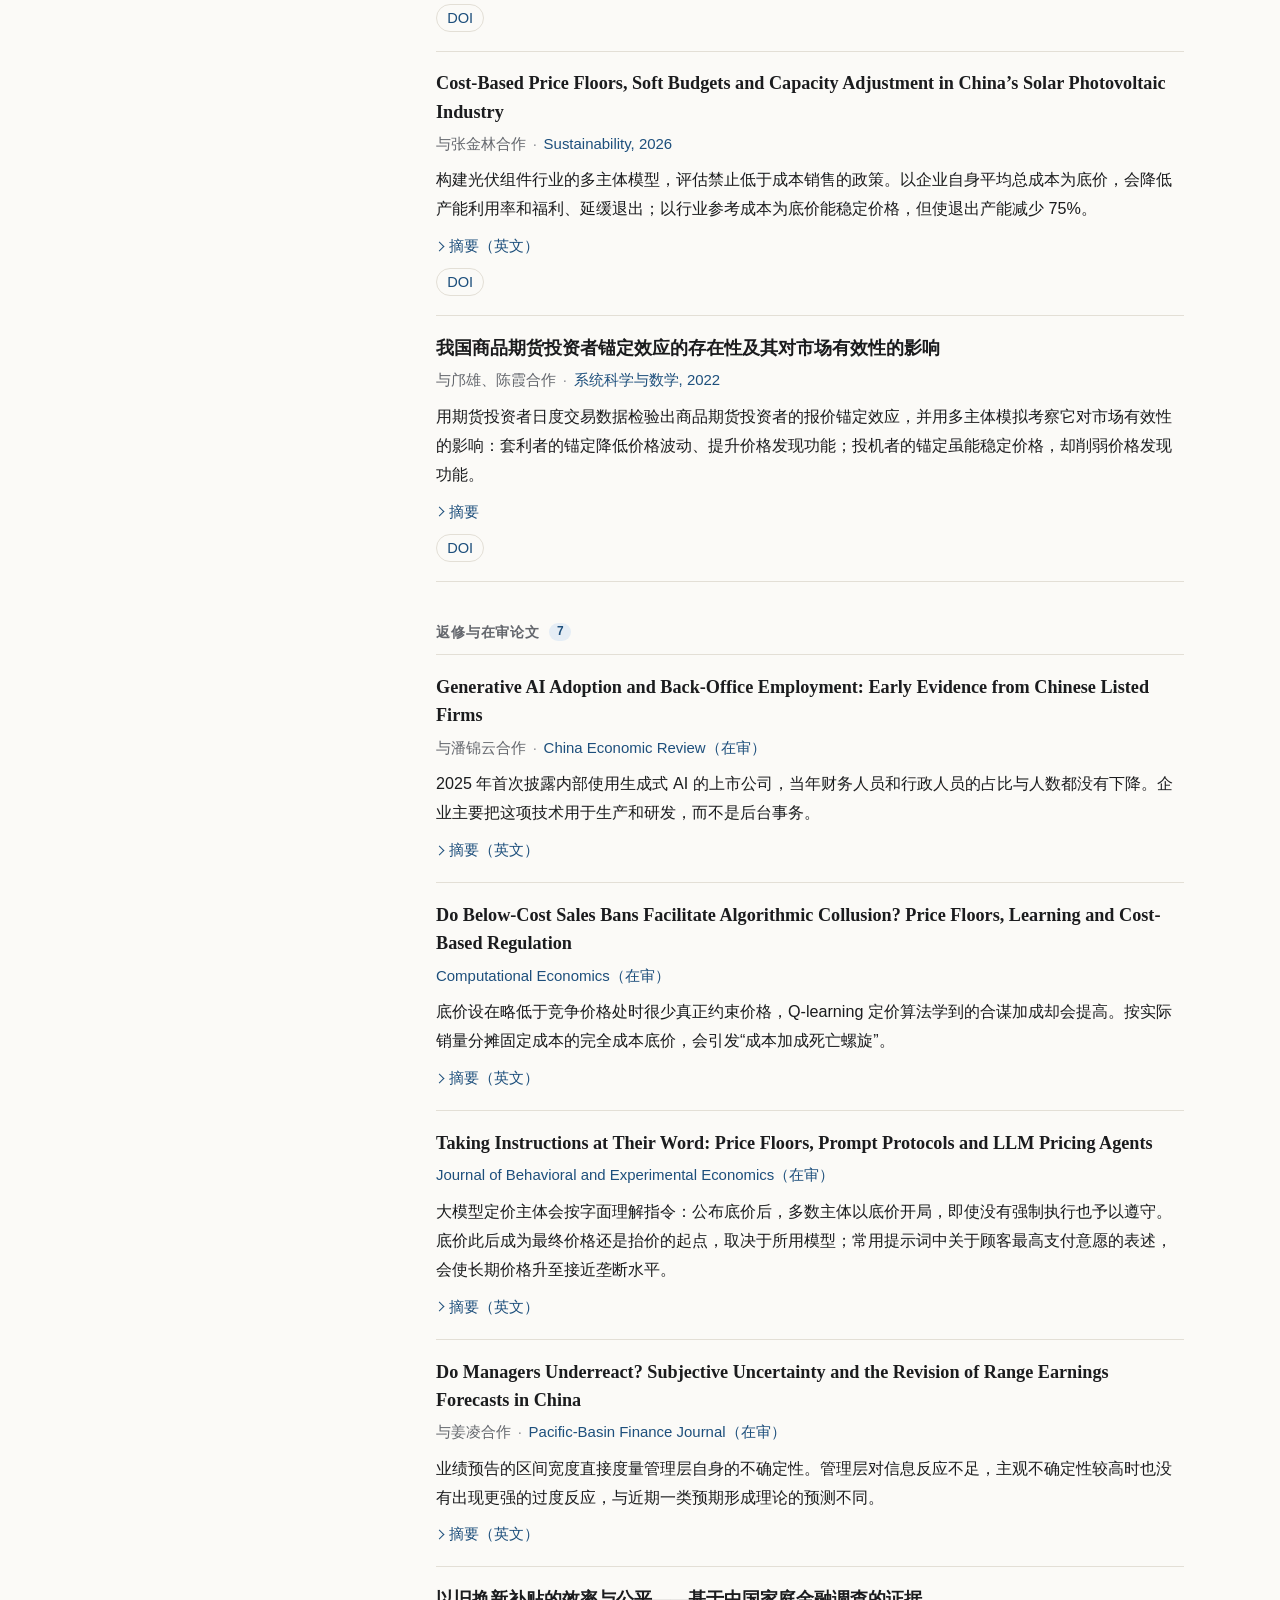
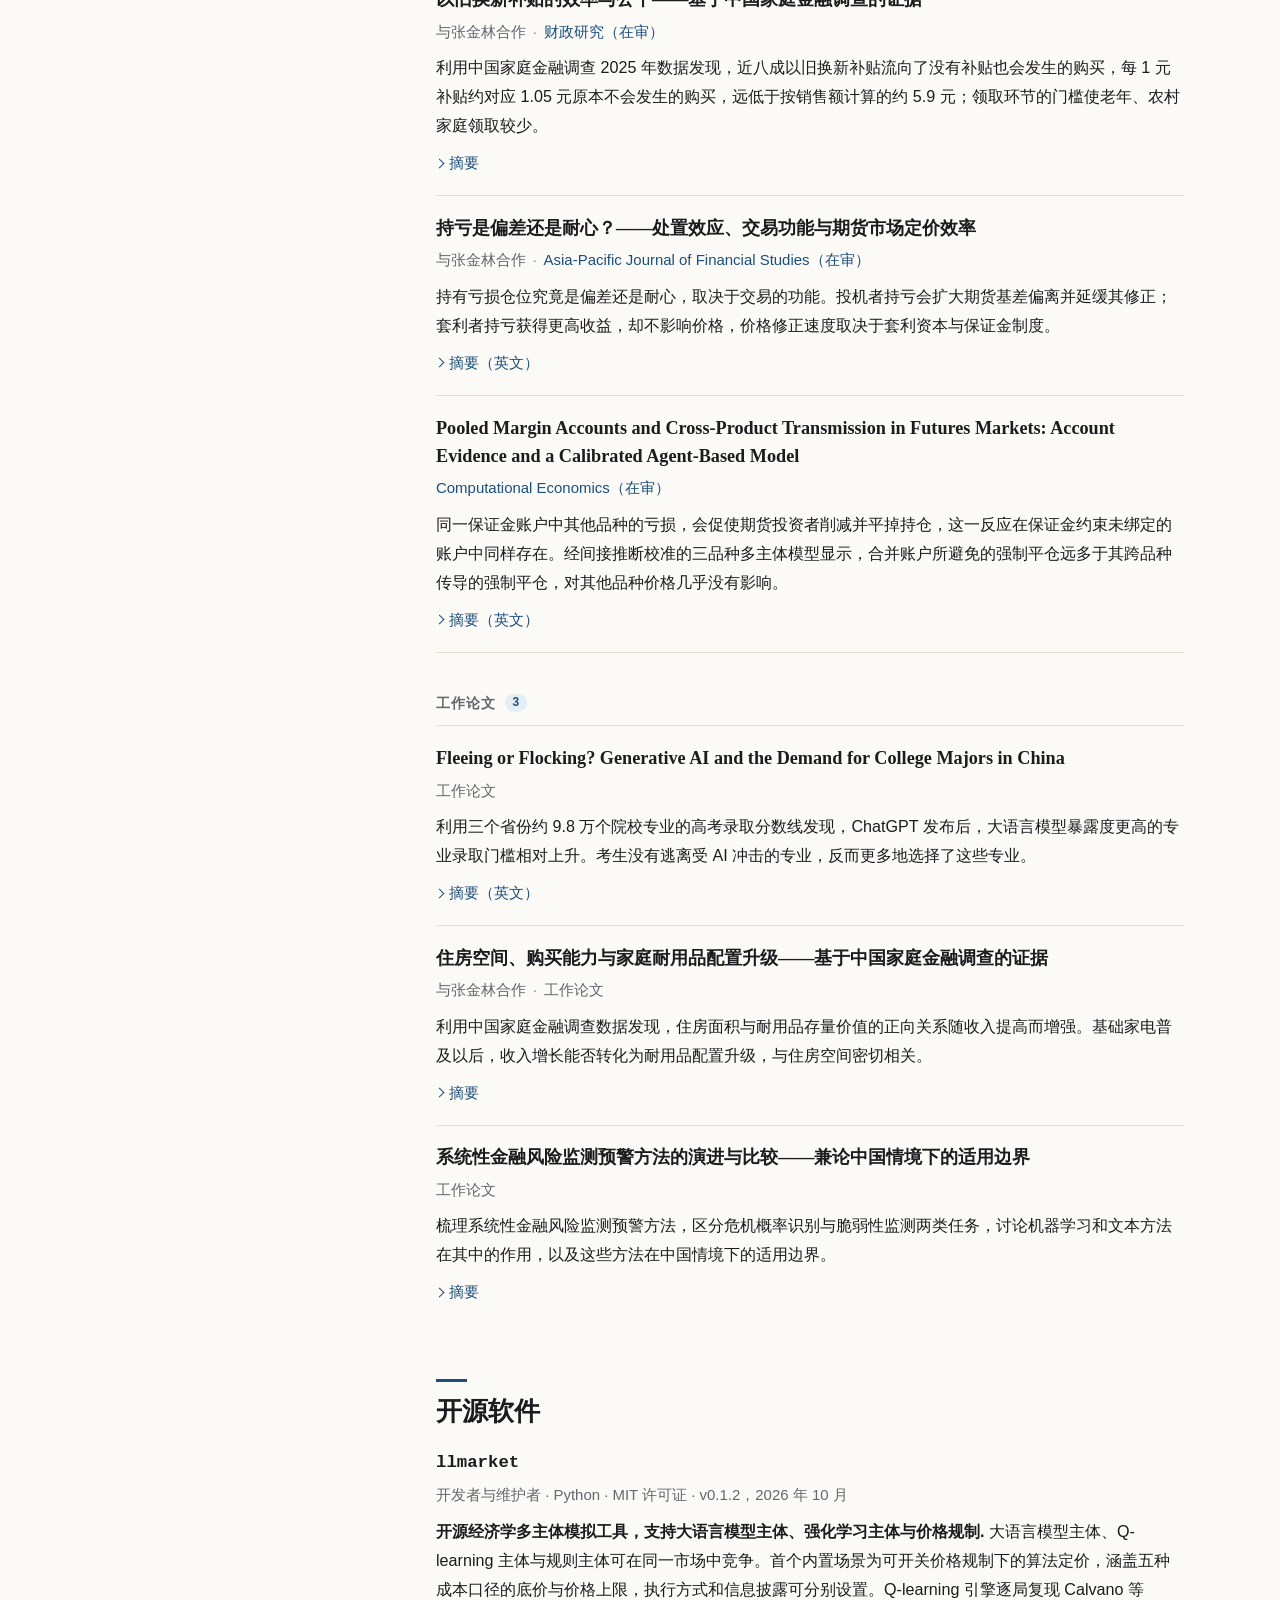
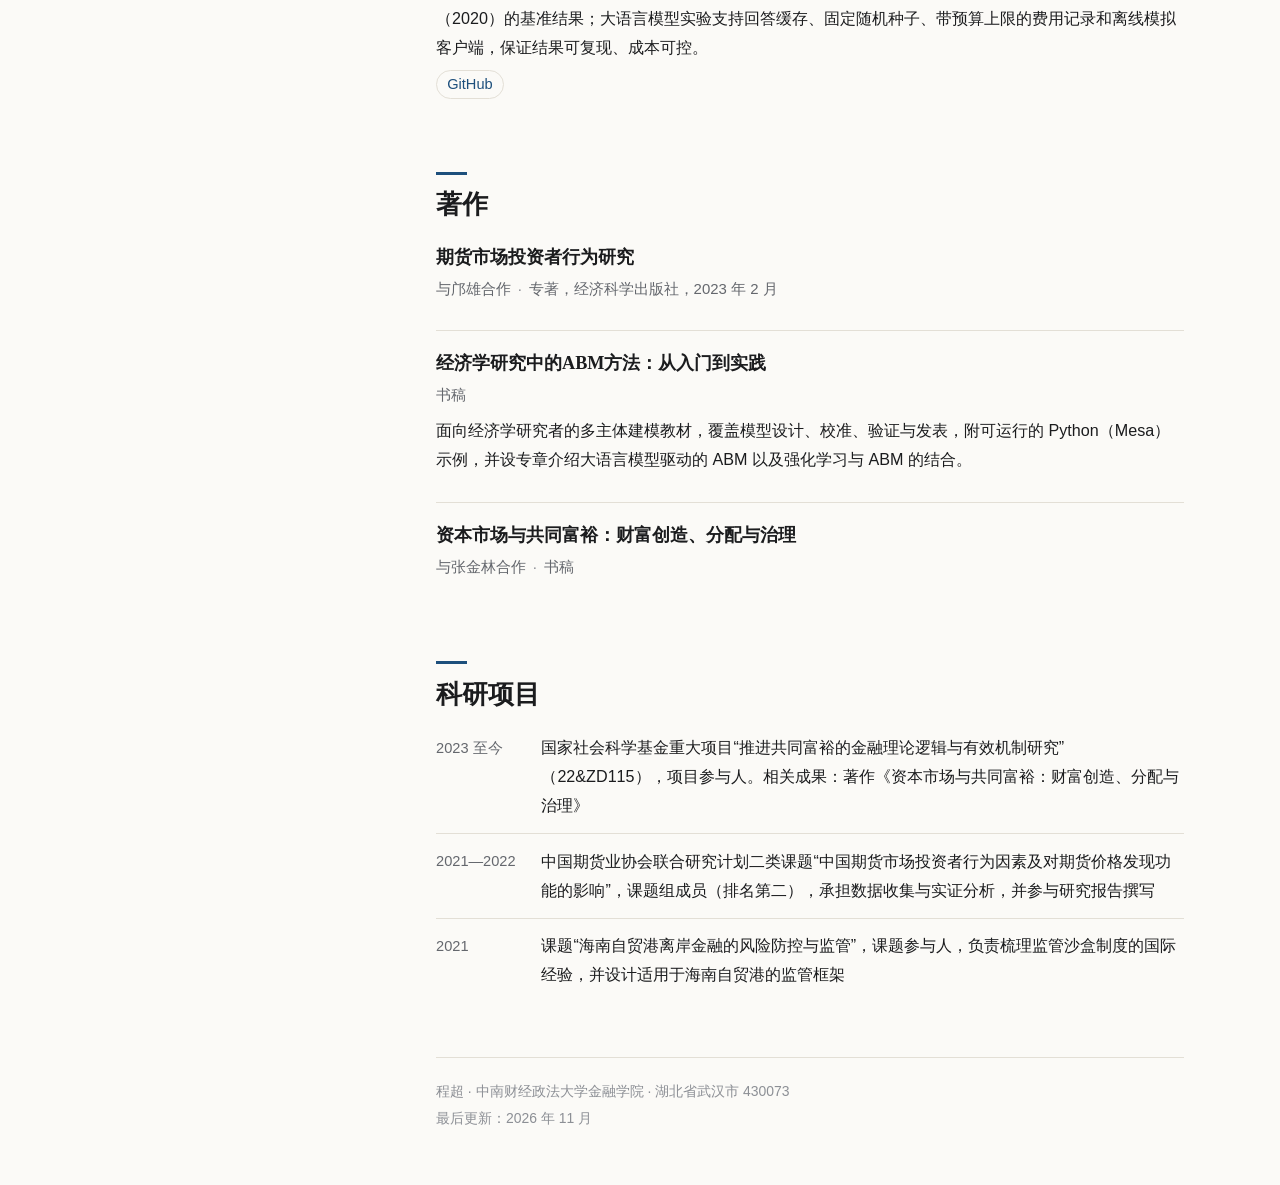
<file: docs/zh/index.html>
<!doctype html>
<html lang="zh-CN">
<head>
<meta charset="utf-8">
<meta name="viewport" content="width=device-width, initial-scale=1">
<title>程超</title>
<meta name="description" content="程超, 金融学博士研究生, 中南财经政法大学金融学院. 人工智能经济学; 计算经济学（多主体建模、强化学习、大语言模型主体）; 行为金融与期货市场; 家庭金融与政策评估.">
<meta property="og:title" content="程超">
<meta property="og:description" content="金融学博士研究生, 中南财经政法大学金融学院">
<meta property="og:image" content="https://charleschenggithub.github.io/assets/photo.jpg"><link rel="alternate" hreflang="en" href="https://charleschenggithub.github.io/">
<link rel="alternate" hreflang="zh-CN" href="https://charleschenggithub.github.io/zh/">
<link rel="icon" href="data:image/svg+xml,%3Csvg xmlns='http://www.w3.org/2000/svg' viewBox='0 0 32 32'%3E%3Crect width='32' height='32' rx='6' fill='%231d4f7c'/%3E%3Ctext x='16' y='23' font-family='Georgia,serif' font-size='20' fill='white' text-anchor='middle'%3EC%3C/text%3E%3C/svg%3E">
<link rel="stylesheet" href="../assets/style.css">
</head>
<body class="lang-zh">

<div class="page">

  <aside class="profile">
    <div class="profile-inner">
      <img class="photo" src="../assets/photo.jpg" alt="程超" width="480" height="600">
      <div class="id">
        <h1 class="name">程超</h1>
        <p class="alt-name">Chao (Charles) Cheng</p>
        <p class="role">金融学博士研究生</p>
        <p class="org">中南财经政法大学金融学院</p>
        <p class="grad">预计毕业：2027 年 6 月</p>
      </div>
      <ul class="contact">
        <li>
          <svg viewBox="0 0 24 24" aria-hidden="true"><path d="M4 4h16c1.1 0 2 .9 2 2v12c0 1.1-.9 2-2 2H4c-1.1 0-2-.9-2-2V6c0-1.1.9-2 2-2z"/><polyline points="22,6 12,13 2,6"/></svg>
          <a href="mailto:charlescheng1992@gmail.com">charlescheng1992@gmail.com</a>
        </li>
        <li>
          <svg viewBox="0 0 24 24" aria-hidden="true"><path d="M14 2H6a2 2 0 0 0-2 2v16a2 2 0 0 0 2 2h12a2 2 0 0 0 2-2V8z"/><polyline points="14 2 14 8 20 8"/><line x1="16" y1="13" x2="8" y2="13"/><line x1="16" y1="17" x2="8" y2="17"/></svg>
          <a href="../cv/Chao_Cheng_CV_zh.pdf">简历（PDF）</a>
        </li>
        <li>
          <svg viewBox="0 0 24 24" aria-hidden="true"><path d="M9 19c-5 1.5-5-2.5-7-3m14 6v-3.87a3.37 3.37 0 0 0-.94-2.61c3.14-.35 6.44-1.54 6.44-7A5.44 5.44 0 0 0 20 4.77 5.07 5.07 0 0 0 19.91 1S18.73.65 16 2.48a13.38 13.38 0 0 0-7 0C6.27.65 5.09 1 5.09 1A5.07 5.07 0 0 0 5 4.77a5.44 5.44 0 0 0-1.5 3.78c0 5.42 3.3 6.61 6.44 7A3.37 3.37 0 0 0 9 18.13V22"/></svg>
          <a href="https://github.com/CharlesChengGithub">GitHub</a>
        </li>
      </ul>
      <nav class="toc" aria-label="研究">
        <a href="#about">个人简介</a>
        <a href="#research">研究</a>
<a href="#software">开源软件</a><a href="#books">著作</a><a href="#projects">科研项目</a>      </nav>
    </div>
    <a class="lang-switch" href="../" hreflang="en">English</a>
  </aside>

  <main class="content">

    <section id="about">
      <h2>个人简介</h2>
      <p>程超，中南财经政法大学金融学院博士研究生，导师为张金林教授，预计 2027 年 6 月毕业。本科毕业于合肥工业大学信息安全专业，之后在江淮汽车国际公司从事海外品牌策划工作四年；2020 年转向金融学，在海南大学取得金融学硕士学位。</p><p>主要从事人工智能经济学和计算经济学研究，具体沿两条线索展开。第一条以人工智能为研究对象：当人工智能生成候选方案、由专家负责验证时，研发对专家的需求如何变化；禁止低于成本销售的底价规制是否会助长定价算法和大语言模型定价主体的合谋；企业应用生成式人工智能后，后台岗位是否随之减少；ChatGPT 问世后，考生是否回避受其冲击的高考专业。第二条以计算方法评估市场制度与公共政策：基于期货公司账户数据构建多主体模型，研究保证金制度、处置效应和跨品种风险传导；构建光伏组件行业多主体模型，评估成本底价对产能调整和企业退出的影响。</p><p>已在《系统科学与数学》、<em>Sustainability</em>、<em>Systems</em> 等期刊发表和录用论文 4 篇；另有 7 篇第一作者或独立作者论文正在返修或审稿，所投期刊包括 <em>China Economic Review</em>、<em>Journal of Behavioral and Experimental Economics</em>、<em>Computational Economics</em> 和《财政研究》。与邝雄合著专著《期货市场投资者行为研究》（经济科学出版社，2023），独立撰写教材书稿《经济学研究中的ABM方法：从入门到实践》。参与国家社会科学基金重大项目 1 项、中国期货业协会联合研究计划课题 1 项（排名第二）。</p><p>计算机专业出身，研究中的数据处理与建模均自行编程完成：具有清洗和分析大规模期货交易记录的经验，搭建多主体模型、开展强化学习和大语言模型实验，并开发和维护开源经济学多主体模拟工具 <a href="https://github.com/CharlesChengGithub/llmarket">llmarket</a>。该工具让大语言模型、强化学习算法和固定规则驱动的主体在同一市场中交易，价格规制可以随时开启或关闭。</p>
      <h3 class="label">研究方向</h3>
      <ul class="interests">
<li>人工智能经济学</li><li>计算经济学（多主体建模、强化学习、大语言模型主体）</li><li>行为金融与期货市场</li><li>家庭金融与政策评估</li>      </ul>
    </section>

    <section id="research">
      <h2>研究</h2>
      <h3 class="label group">发表论文<span class="count">4</span></h3>
      <article class="paper" id="margin-liquidation">
  <h4 class="paper-title">
Who Gets Liquidated? Margin Requirements and the Reallocation of Liquidation Risk in Futures Markets: An Agent-Based Systems Analysis  </h4>
  <p class="paper-meta"><span>与张金林合作</span><span class="sep" aria-hidden="true">·</span><span class="status status-published"><em>Systems</em>, 2026</span></p>
<p class="paper-summary">保证金不仅影响强制平仓的规模，也决定谁被平仓。以期货公司客户数据为经验基础的多主体模型显示，下调保证金率使新增强平几乎全部落在套利者身上；上调保证金率则把强平转移给受自身杠杆约束的投机者。</p>  <div class="paper-actions">
    <details>
      <summary>摘要（英文）</summary>
      <div class="abstract"><p>Margin requirements are usually judged by how much forced liquidation they prevent. They also shape who is liquidated. Futures margins cap leverage before positions are opened and trigger margin calls afterward, binding different traders through different constraints. We model speculators and leveraged arbitrageurs interacting through margin calls and price impact. Client data from a Chinese futures brokerage show that trading directions are more concentrated than chance (LSV measure 0.0079, p &lt; 0.001). We derive margin-call thresholds analytically and evaluate results over 100 feasible points in a 16-dimensional parameter space (35,000 paths). Cutting the margin rate from 8% to 4% is lose–lose: liquidation rises at every point, almost entirely among arbitrageurs, and mispricing widens at 95% of points. Within 100 periods, raising the rate to 20% reduces liquidation while increasing mispricing incidence and shifting liquidation to speculators bound by their own leverage limits. Exchanging the roles’ constraints reverses the shift, showing that it tracks the constraint configuration rather than the arbitrage role. At high margins, herding accompanies higher speculator leverage and greater liquidation. Margin policy should be assessed by whose leverage constraint it tightens.</p></div>
    </details>
<a class="chip" href="https://doi.org/10.3390/systems14111466">DOI</a>  </div>
</article>

      <article class="paper" id="ai-validation">
  <h4 class="paper-title">
When Artificial Intelligence Generates and Experts Validate: Specialist Allocation and the Aggregate Substitutability of Artificial Intelligence in Research  </h4>
  <p class="paper-meta"><span>与张金林合作</span><span class="sep" aria-hidden="true">·</span><span class="status status-published"><em>Systems</em>, 2026</span></p>
<p class="paper-summary">人工智能生成候选方案、专家负责验证时，整个研发过程对专家的互补性强于生成环节本身。在示意性校准下，整体替代弹性为 0.95，忽略验证环节会把 AI 在研发中的产出弹性高估 25%。</p>  <div class="paper-actions">
    <details>
      <summary>摘要（英文）</summary>
      <div class="abstract"><p>Artificial intelligence (AI) increasingly generates candidate hypotheses and designs, but candidates become usable knowledge only after specialists validate them. We study how this division of labor shapes the substitutability between AI and specialists in research as a whole. When generation and validation share a pool of specialists, the aggregate elasticity of substitution is a weighted average of the elasticities within generation and between the two tasks, with a weight equal to AI’s share in generation times the share of specialists in validation. Optimal staffing raises this weight as AI becomes abundant, so research is more complementary than its generation stage, and AI’s output elasticity in research rises only while the aggregate elasticity exceeds one. Gains confined to generation draw specialists into validation; sufficiently large gains in validation reverse the flow. In dynamic general equilibrium, the aggregate elasticity is a sufficient statistic for local aggregate dynamics, so these dynamics cannot reveal the task structure, but staffing data can. In an illustrative calibration to proxy evidence, the aggregate elasticity is 0.95 and ignoring validation overstates AI’s output elasticity by 25 percent. Whether that elasticity is already declining is not robust: the aggregate elasticity exceeds one in 22 percent of parameter draws.</p></div>
    </details>
<a class="chip" href="https://doi.org/10.3390/systems14111432">DOI</a>  </div>
</article>

      <article class="paper" id="pv-price-floors">
  <h4 class="paper-title">
Cost-Based Price Floors, Soft Budgets and Capacity Adjustment in China’s Solar Photovoltaic Industry  </h4>
  <p class="paper-meta"><span>与张金林合作</span><span class="sep" aria-hidden="true">·</span><span class="status status-published"><em>Sustainability</em>, 2026</span></p>
<p class="paper-summary">构建光伏组件行业的多主体模型，评估禁止低于成本销售的政策。以企业自身平均总成本为底价，会降低产能利用率和福利、延缓退出；以行业参考成本为底价能稳定价格，但使退出产能减少 75%。</p>  <div class="paper-actions">
    <details>
      <summary>摘要（英文）</summary>
      <div class="abstract"><p>Persistent overcapacity in photovoltaic (PV) manufacturing raises a question for the economic sustainability of renewable energy supply chains: does protecting producers’ margins help or hinder capacity adjustment? We evaluate cost-based price floors with an agent-based model of China’s PV module industry that features adaptive pricing, market-share-driven investment, credit guarantees and local government rescues. The model is driven by observed polysilicon prices and reproduces eight of ten moments from public company data within a pre-registered tolerance, although it captures only part of the 2024 price decline. Policy effects are paired comparisons across 200 random seeds. A floor at each firm’s own average total cost lowers utilisation by 5.8 percentage points and welfare by 1.1% over ten years and, in the main specification, slows exit even under hard budgets; its welfare loss grows when products are more substitutable and turns into a gain only when demand is much less price-sensitive, R&amp;D responds strongly to profits or share pressure is very high. An industry-reference floor stabilises prices but cuts capacity exit by 75%; its 1.8% welfare gain falls to 0.5% when surviving firms are not valued as additional variety. An admission standard for new capacity raises utilisation and, while demand plateaus, welfare. Protecting margins is a poor substitute for policies that change the returns to expansion.</p></div>
    </details>
<a class="chip" href="https://doi.org/10.3390/su182111136">DOI</a>  </div>
</article>

      <article class="paper" id="anchoring-effect">
  <h4 class="paper-title">
我国商品期货投资者锚定效应的存在性及其对市场有效性的影响  </h4>
  <p class="paper-meta"><span>与邝雄、陈霞合作</span><span class="sep" aria-hidden="true">·</span><span class="status status-published"><em class="cjk">系统科学与数学</em>, 2022</span></p>
<p class="paper-summary">用期货投资者日度交易数据检验出商品期货投资者的报价锚定效应，并用多主体模拟考察它对市场有效性的影响：套利者的锚定降低价格波动、提升价格发现功能；投机者的锚定虽能稳定价格，却削弱价格发现功能。</p>  <div class="paper-actions">
    <details>
      <summary>摘要</summary>
      <div class="abstract"><p>文章基于中国期货投资者日度交易数据，在排除了个体信息对锚定偏差的混淆影响后，检验出中国期货市场投资者在投资商品期货的过程中，其当期报价会对上一次报价存在显著的锚定效应。在实证检验的基础上，文章进一步构建了期货市场上存在锚定效应的投资者交易决策的数理模型，并运用多主体复杂系统模拟的方法对锚定效应和期货市场有效性之间的关系进行了模拟研究。研究发现，套利者的锚定效应能够有效降低期货市场的价格波动性同时提升期货市场对现货市场的价格发现功能；而投机者的锚定效应虽然能稳定期货市场的价格波动，但是却降低了期货市场的价格发现功能。</p></div>
    </details>
<a class="chip" href="https://doi.org/10.12341/jssms22188">DOI</a>  </div>
</article>

      <h3 class="label group">返修与在审论文<span class="count">7</span></h3>
      <article class="paper" id="genai-back-office">
  <h4 class="paper-title">
Generative AI Adoption and Back-Office Employment: Early Evidence from Chinese Listed Firms  </h4>
  <p class="paper-meta"><span>与潘锦云合作</span><span class="sep" aria-hidden="true">·</span><span class="status status-review"><em>China Economic Review</em>（在审）</span></p>
<p class="paper-summary">2025 年首次披露内部使用生成式 AI 的上市公司，当年财务人员和行政人员的占比与人数都没有下降。企业主要把这项技术用于生产和研发，而不是后台事务。</p>  <div class="paper-actions">
    <details>
      <summary>摘要（英文）</summary>
      <div class="abstract"><p>Accountants and clerks rank among the workers most exposed to generative artificial intelligence (AI). Do firms that adopt the technology employ fewer of them? We read the 2022–2025 annual reports of 5,706 Chinese listed firms and identify 159 non-financial firms that first disclosed using generative AI in their own operations in 2025, the year in which open-weight models made in-house deployment cheap. Because listed firms must report their workforce by function, we can compare the finance and administrative staff of these adopters with those of 2,714 firms that disclosed neither internal use nor AI products. Adoption leaves the finance-staff share unchanged: the 2025 estimate is 0.06 percentage points, and the confidence interval rules out declines larger than 2.7% of the pre-adoption mean. The number of finance employees is equally stable. The administrative-staff share and headcount also show no decline, but adopters had been expanding administrative staff faster than non-adopters before adoption, and this relative expansion stopped in 2025; if the earlier trend is extrapolated, a slowdown of up to 10% cannot be ruled out. Firms that adopted in 2023 and 2024 show no decline one to two years later. The disclosures reveal a mismatch between exposure and deployment: firms apply generative AI mainly in production and R&amp;D, and only one of the 159 adopters explicitly applies it to finance or accounting work. In its first year, enterprise adoption of generative AI has not displaced back-office employment.</p></div>
    </details>
  </div>
</article>

      <article class="paper" id="algorithmic-collusion">
  <h4 class="paper-title">
Do Below-Cost Sales Bans Facilitate Algorithmic Collusion? Price Floors, Learning and Cost-Based Regulation  </h4>
  <p class="paper-meta"><span class="status status-review"><em>Computational Economics</em>（在审）</span></p>
<p class="paper-summary">底价设在略低于竞争价格处时很少真正约束价格，Q-learning 定价算法学到的合谋加成却会提高。按实际销量分摊固定成本的完全成本底价，会引发“成本加成死亡螺旋”。</p>  <div class="paper-actions">
    <details>
      <summary>摘要（英文）</summary>
      <div class="abstract"><p>Governments are tightening rules against below-cost sales to curb destructive price wars, while firms increasingly delegate pricing to self-learning algorithms. This paper studies how price floors shape the prices that such algorithms learn. I replicate the Q-learning duopoly of Calvano et al. (2020), widen its price grid so that unregulated algorithms can price below cost, and impose floors that differ in level and in the cost definition behind them. Collusion is measured against the floor-constrained competitive benchmark. The effect depends on where the floor sits. A floor just below the competitive price rarely binds, yet it raises the collusive markup by 0.065, or 14 percent of the Nash–monopoly price gap, and the markup rises in all nine alternative economies examined. The effect arises during learning: a floor removed partway through learning still raises prices, whereas a floor imposed after learning barely moves them. Higher floors truncate punishments and crowd out the collusive markup, as repeated-game theory predicts, but the mechanical rise in the competitive benchmark keeps prices near the collusive level. When fixed costs are allocated over actual sales, a full-cost floor creates a cost-plus death spiral: a firm that loses sales faces a rising legal floor and is excluded in every session. Allocating fixed costs over normal output avoids this trap and lowers markups.</p></div>
    </details>
  </div>
</article>

      <article class="paper" id="llm-pricing-floors">
  <h4 class="paper-title">
Taking Instructions at Their Word: Price Floors, Prompt Protocols and LLM Pricing Agents  </h4>
  <p class="paper-meta"><span class="status status-review"><em>Journal of Behavioral and Experimental Economics</em>（在审）</span></p>
<p class="paper-summary">大模型定价主体会按字面理解指令：公布底价后，多数主体以底价开局，即使没有强制执行也予以遵守。底价此后成为最终价格还是抬价的起点，取决于所用模型；常用提示词中关于顾客最高支付意愿的表述，会使长期价格升至接近垄断水平。</p>  <div class="paper-actions">
    <details>
      <summary>摘要（英文）</summary>
      <div class="abstract"><p>Competition authorities worry that price floors, such as bans on below-cost sales, may help pricing algorithms collude. I study how pricing agents built on large language models (LLMs) respond to floors in a repeated logit duopoly, using 820 sessions of DeepSeek-V4.1-Flash and a replication with Qwen2.5-7B, each under a pre-analysis plan. The agents take the text of their instructions at its word. Most agents of both models open at an announced floor and obey it even when nothing enforces it, although without the floor about half (DeepSeek) or all (Qwen) of their final prices lie below it. What follows depends on the model. DeepSeek stays at the floor: about two-thirds of its final prices equal it exactly, prices rise no more than mechanical truncation implies (95% confidence interval for the excess: [−0.081, 0.000]), and agents call the floor the focal point for coordination. Qwen climbs from the floor: every market ends above it, and profits close about half the gap between the floor-constrained competitive and monopoly levels. The same literalism governs the prompt protocol. A widely used sentence telling agents that no customer would pay more than a stated amount is taken as a fact about demand: agents open at that amount, long-run prices rise to about the monopoly level, and an unrelated sentence about price display raises them further. Under that protocol the floors rarely bind. Compliance with a stated rule holds across models; whether the floor becomes the price or a launch pad does not.</p></div>
    </details>
  </div>
</article>

      <article class="paper" id="managers-underreact">
  <h4 class="paper-title">
Do Managers Underreact? Subjective Uncertainty and the Revision of Range Earnings Forecasts in China  </h4>
  <p class="paper-meta"><span>与姜凌合作</span><span class="sep" aria-hidden="true">·</span><span class="status status-review"><em>Pacific-Basin Finance Journal</em>（在审）</span></p>
<p class="paper-summary">业绩预告的区间宽度直接度量管理层自身的不确定性。管理层对信息反应不足，主观不确定性较高时也没有出现更强的过度反应，与近期一类预期形成理论的预测不同。</p>  <div class="paper-actions">
    <details>
      <summary>摘要（英文）</summary>
      <div class="abstract"><p>Managers’ expectations shape corporate investment and the earnings guidance that investors rely on, yet whether these expectations underreact or overreact to news remains contested. A recent class of models predicts that overreaction strengthens when subjective uncertainty is high. We test this prediction using the range earnings forecasts that Chinese listed firms issue before the end of a reporting period, whose width is the manager’s own contemporaneous statement of uncertainty. Using 20,391 firm-period forecast sequences from 2010 to 2025, we regress the next revision of expectations on the initial forecast revision and its interaction with range width. Managers underreact: an upward initial revision predicts a further upward revision, and the effect is nearly three times as large when the next information point is the manager’s own follow-up forecast. Persistence follows both upward and downward initial revisions, so the gradual release of bad news cannot fully account for it. Subjective uncertainty does not amplify overreaction. The interaction is close to zero, precisely estimated, and indistinguishable from a simulated benchmark that allows for both the steering of reported earnings into forecast ranges and the winsorizing of the data. Range width does carry information about uncertainty: it rises with recent earnings volatility, and outcome dispersion rises with width. As earlier Chinese evidence suggests, realized earnings cluster just above the lower bound of the range, the opposite of the upper-bound tilt documented for U.S. firms.</p></div>
    </details>
  </div>
</article>

      <article class="paper" id="trade-in-subsidies">
  <h4 class="paper-title">
以旧换新补贴的效率与公平——基于中国家庭金融调查的证据  </h4>
  <p class="paper-meta"><span>与张金林合作</span><span class="sep" aria-hidden="true">·</span><span class="status status-review"><em class="cjk">财政研究</em>（在审）</span></p>
<p class="paper-summary">利用中国家庭金融调查 2025 年数据发现，近八成以旧换新补贴流向了没有补贴也会发生的购买，每 1 元补贴约对应 1.05 元原本不会发生的购买，远低于按销售额计算的约 5.9 元；领取环节的门槛使老年、农村家庭领取较少。</p>  <div class="paper-actions">
    <details>
      <summary>摘要</summary>
      <div class="abstract"><p>消费品以旧换新是近年来提振消费的重要政策，但官方统计的“带动销售额”并不等同于补贴创造的新增消费。本文利用中国家庭金融调查2025年数据中家庭对补贴领取、补贴金额以及“若没有补贴当年是否仍会购买”的直接回答，从效率与公平两个维度评估2024—2025年家电与数码产品补贴。研究发现：第一，按补贴金额计算，近八成补贴流向了没有补贴也会在当年发生的购买；每1元补贴约对应1.05元原本不会发生的购买，扣除补贴本身后约为0.84元，远低于按销售额计算的约5.9元。由此反推的隐含需求价格弹性约为1.3，高比例的“意外之财”源于普惠式补贴覆盖了全部购买者，而非补贴没有改变购买行为。第二，补贴率越高，家庭越可能报告补贴改变了购买决策，自报反事实呈现与理论预测相符的剂量反应。第三，补贴绝对额偏向高收入家庭，但相对于收入呈累进分布；高低收入家庭补贴差距的近一半来自购买之后的领取环节，老年、农村和不使用移动支付的家庭领取率较低。第四，收入最高的家庭领取补贴最多，其购买受补贴的影响却最小；流动性受约束的家庭更可能因补贴而购买，领取率却低约11个百分点。研究表明，降低领取门槛并向流动性受约束和中低收入家庭倾斜，有望同时提升补贴的效率与公平。</p></div>
    </details>
  </div>
</article>

      <article class="paper" id="disposition-effect">
  <h4 class="paper-title">
持亏是偏差还是耐心？——处置效应、交易功能与期货市场定价效率  </h4>
  <p class="paper-meta"><span>与张金林合作</span><span class="sep" aria-hidden="true">·</span><span class="status status-review"><em>Asia-Pacific Journal of Financial Studies</em>（在审）</span></p>
<p class="paper-summary">持有亏损仓位究竟是偏差还是耐心，取决于交易的功能。投机者持亏会扩大期货基差偏离并延缓其修正；套利者持亏获得更高收益，却不影响价格，价格修正速度取决于套利资本与保证金制度。</p>  <div class="paper-actions">
    <details>
      <summary>摘要（英文）</summary>
      <div class="abstract"><p>Holding losing positions is usually treated as a bias that slows price adjustment, but in futures markets its consequences depend on the function of the trade. We combine account-level data from a Chinese futures brokerage with a trade-level agent-based model of daily settlement, margin calls, and forced liquidation, calibrated to the basis of CSI 300 index futures. In the accounts, the disposition effect is concentrated in a reluctance to realize deepening losses, and margin tied up in losers crowds out new positions. In the model, speculators who hold losers keep stale exposure that widens the basis and slows its correction, and the effect rises steeply with the strength of the bias. Arbitrageurs who hold losers earn more than those who cut losses, and those who bank winners early earn less, yet neither half of their bias moves prices: arbitrage capital and the margin system set the speed of correction. Lower margin speeds correction but, under separate margining, more than doubles forced liquidation, a cost that portfolio margining removes. At the empirical distribution of the bias, its aggregate effect on the mean basis deviation is about 5%.</p></div>
    </details>
  </div>
</article>

      <article class="paper" id="pooled-margin-transmission">
  <h4 class="paper-title">
Pooled Margin Accounts and Cross-Product Transmission in Futures Markets: Account Evidence and a Calibrated Agent-Based Model  </h4>
  <p class="paper-meta"><span class="status status-review"><em>Computational Economics</em>（在审）</span></p>
<p class="paper-summary">同一保证金账户中其他品种的亏损，会促使期货投资者削减并平掉持仓，这一反应在保证金约束未绑定的账户中同样存在。经间接推断校准的三品种多主体模型显示，合并账户所避免的强制平仓远多于其跨品种传导的强制平仓，对其他品种价格几乎没有影响。</p>  <div class="paper-actions">
    <details>
      <summary>摘要（英文）</summary>
      <div class="abstract"><p>Futures investors often trade several products from one margin account, and daily marking to market turns a loss in one product into an immediate loss of funds for all of them. Using 2019–2020 position records from a Chinese futures brokerage, I measure the mark-to-market gains and losses that an account&#39;s previous-day positions incur at the next settlement and estimate how gains and losses on other products change the account&#39;s position in a given product. Losses on other products lead investors to cut and close positions. The response is present in accounts whose margin constraint does not bind and is as strong for losses from unrelated sectors and weakly correlated products as for losses from related ones. The additional response of constrained accounts has the expected sign but is imprecise. Gains have weaker effects, confined to correlated products, and raise the probability of opening new products. I then calibrate the strength of this profit-and-loss feedback in a three-product agent-based model by indirect inference and compare pooled accounts with accounts segregated by product. Pooling cuts liquidations in the shocked product by more than it adds in other products, and leaves other products&#39; prices essentially unchanged. The calibrated feedback produces a large but short-lived cross-product position cut with no detectable price effect, and lowers margin use in calm periods. Cross-product position cuts in the data come mainly from investors&#39; own responses. Cross-product forced liquidations arise only through pooled funds, which on net prevent far more liquidations than they transmit.</p></div>
    </details>
  </div>
</article>

      <h3 class="label group">工作论文<span class="count">3</span></h3>
      <article class="paper" id="ai-college-majors">
  <h4 class="paper-title">
Fleeing or Flocking? Generative AI and the Demand for College Majors in China  </h4>
  <p class="paper-meta"><span class="status status-working">工作论文</span></p>
<p class="paper-summary">利用三个省份约 9.8 万个院校专业的高考录取分数线发现，ChatGPT 发布后，大语言模型暴露度更高的专业录取门槛相对上升。考生没有逃离受 AI 冲击的专业，反而更多地选择了这些专业。</p>  <div class="paper-actions">
    <details>
      <summary>摘要（英文）</summary>
      <div class="abstract"><p>Generative artificial intelligence can perform many tasks done by college-educated workers, and students choosing a field of study may anticipate this. This study examines how demand for college majors in China changed after the release of ChatGPT, using programme-level admission cutoffs from the national college entrance examination (gaokao) in three provinces that admit students by &#34;major and institution&#34;. The data cover about 98,000 programmes and 338,000 programme-year observations from 2020 to 2026. Majors with different exposure to large language models are compared within the same institution and year. Contrary to the expectation that students would avoid exposed fields, the admission thresholds of more exposed majors rose relative to those of less exposed majors at the same institution: a one-standard-deviation increase in exposure is associated with a 5 per cent decline in the cutoff rank, that is, a more selective entry threshold. The pattern holds for three exposure measures, including one constructed before ChatGPT, in each province, in both STEM and other fields, and when computer science and electronics are excluded. Exposed majors were already gaining ground before 2023, but the 2023 admission round shows a discrete shift of about 2.3 per cent per standard deviation beyond the pre-existing trend. Planned enrolment in exposed majors also expanded. In the first four admission cycles after ChatGPT, there is no evidence that Chinese applicants fled majors exposed to generative AI; if anything, they moved towards them.</p></div>
    </details>
  </div>
</article>

      <article class="paper" id="housing-space-durables">
  <h4 class="paper-title">
住房空间、购买能力与家庭耐用品配置升级——基于中国家庭金融调查的证据  </h4>
  <p class="paper-meta"><span>与张金林合作</span><span class="sep" aria-hidden="true">·</span><span class="status status-working">工作论文</span></p>
<p class="paper-summary">利用中国家庭金融调查数据发现，住房面积与耐用品存量价值的正向关系随收入提高而增强。基础家电普及以后，收入增长能否转化为耐用品配置升级，与住房空间密切相关。</p>  <div class="paper-actions">
    <details>
      <summary>摘要</summary>
      <div class="abstract"><p>收入增长和耐用品以旧换新补贴能够提高家庭购置耐用品的能力，却不会直接扩大设备摆放和使用所需的住房空间。本文使用2021年、2023年和2025年中国家庭金融调查数据，以城镇产权自住家庭为样本，考察住房面积、家庭收入与厨卫大件、大件家电和空气调节与处理设备配置之间的关系。研究发现，住房面积与耐用品存量价值之间的正向关系随家庭收入提高而增强，收入第90百分位家庭的面积边际效应约为第20百分位家庭的1.67倍。按样本均值换算，住房面积每高出10%，收入第20和第90百分位家庭的耐用品存量价值分别高出约1.7%和2.9%。这一关系集中体现在已拥有相应设备家庭的配置水平上，在家庭是否拥有相应设备上没有稳定体现。独立厨房和独立卫生间与厨卫大件的配置价值相联系，房间数与空气调节设备的配置价值相联系，一线及新一线城市中的关系更强。研究表明，在基础家电普及以后，收入增长能否转化为耐用品配置升级，与住房空间密切相关。</p></div>
    </details>
  </div>
</article>

      <article class="paper" id="systemic-risk-review">
  <h4 class="paper-title">
系统性金融风险监测预警方法的演进与比较——兼论中国情境下的适用边界  </h4>
  <p class="paper-meta"><span class="status status-working">工作论文</span></p>
<p class="paper-summary">梳理系统性金融风险监测预警方法，区分危机概率识别与脆弱性监测两类任务，讨论机器学习和文本方法在其中的作用，以及这些方法在中国情境下的适用边界。</p>  <div class="paper-actions">
    <details>
      <summary>摘要</summary>
      <div class="abstract"><p>系统性金融风险监测预警是宏观审慎监管的重要内容。本文在梳理国内外文献的基础上，将相关方法区分为两类任务：一类是以信号提取法和多元选择模型为代表的危机概率识别，另一类是以信贷缺口、债务偿付比率、金融周期、债务可持续性分析、投入产出分析和网络分析为代表的脆弱性监测与结构分析。树模型、循环神经网络、文本方法和在线学习等数据驱动方法，主要在前述两类任务中扩展非线性识别、时序建模、文本信息提取和模型组合能力。总体来看，不同方法在识别对象、时间窗口、数据条件和解释能力上各有侧重，尚不存在适用于所有场景的统一预警框架。对中国而言，更可行的做法是结合房地产、地方政府债务、结构变化和中文文本信息等现实特征，把危机识别、脆弱性监测与数据驱动方法放在同一框架下相互印证。</p></div>
    </details>
  </div>
</article>

    </section>

    <section id="software">
      <h2>开源软件</h2>
      <article class="paper software">
        <h4 class="paper-title"><a href="https://github.com/CharlesChengGithub/llmarket">llmarket</a></h4>
        <p class="paper-meta"><span>开发者与维护者 · Python · MIT 许可证 · v0.1.2，2026 年 10 月</span></p>
        <p class="paper-summary"><strong>开源经济学多主体模拟工具，支持大语言模型主体、强化学习主体与价格规制.</strong> 大语言模型主体、Q-learning 主体与规则主体可在同一市场中竞争。首个内置场景为可开关价格规制下的算法定价，涵盖五种成本口径的底价与价格上限，执行方式和信息披露可分别设置。Q-learning 引擎逐局复现 Calvano 等（2020）的基准结果；大语言模型实验支持回答缓存、固定随机种子、带预算上限的费用记录和离线模拟客户端，保证结果可复现、成本可控。</p>
        <div class="paper-actions"><a class="chip" href="https://github.com/CharlesChengGithub/llmarket">GitHub</a></div>
      </article>
    </section>

    <section id="books">
      <h2>著作</h2>
      <article class="paper" id="futures-investor-book">
  <h4 class="paper-title">
期货市场投资者行为研究  </h4>
  <p class="paper-meta"><span>与邝雄合作</span><span class="sep" aria-hidden="true">·</span><span class="status status-book">专著，经济科学出版社，2023 年 2 月</span></p>
</article>

      <article class="paper" id="abm-book">
  <h4 class="paper-title">
经济学研究中的ABM方法：从入门到实践  </h4>
  <p class="paper-meta"><span class="status status-book">书稿</span></p>
<p class="paper-summary">面向经济学研究者的多主体建模教材，覆盖模型设计、校准、验证与发表，附可运行的 Python（Mesa）示例，并设专章介绍大语言模型驱动的 ABM 以及强化学习与 ABM 的结合。</p></article>

      <article class="paper" id="capital-markets-book">
  <h4 class="paper-title">
资本市场与共同富裕：财富创造、分配与治理  </h4>
  <p class="paper-meta"><span>与张金林合作</span><span class="sep" aria-hidden="true">·</span><span class="status status-book">书稿</span></p>
</article>

    </section>

    <section id="projects">
      <h2>科研项目</h2>
      <ul class="projects">
        <li><span class="years">2023 至今</span><span class="text">国家社会科学基金重大项目“推进共同富裕的金融理论逻辑与有效机制研究”（22&amp;ZD115），项目参与人。相关成果：著作《资本市场与共同富裕：财富创造、分配与治理》</span></li>
        <li><span class="years">2021—2022</span><span class="text">中国期货业协会联合研究计划二类课题“中国期货市场投资者行为因素及对期货价格发现功能的影响”，课题组成员（排名第二），承担数据收集与实证分析，并参与研究报告撰写</span></li>
        <li><span class="years">2021</span><span class="text">课题“海南自贸港离岸金融的风险防控与监管”，课题参与人，负责梳理监管沙盒制度的国际经验，并设计适用于海南自贸港的监管框架</span></li>
      </ul>
    </section>

    <footer class="footer">
      <p>程超 · 中南财经政法大学金融学院 · 湖北省武汉市 430073</p>
      <p>最后更新：2026 年 11 月</p>
    </footer>

  </main>
</div>

</body>
</html>
</file>
<file: docs/assets/style.css>
/* Personal academic site. System fonts only: no external requests,
   so the page loads the same inside mainland China. */

:root {
  --bg: #fbfaf7;
  --surface: #f2f0ea;
  --fg: #1b1c1e;
  --muted: #64676d;
  --faint: #8c8f95;
  --rule: #e3dfd6;
  --accent: #1d4f7c;
  --accent-soft: #e5edf5;
  --todo-bg: #fff1a8;
  --todo-fg: #5a4600;

  --serif: "Iowan Old Style", Charter, "Palatino Linotype", Palatino, Georgia,
           "Songti SC", "Noto Serif CJK SC", "Source Han Serif SC", STSong, SimSun, serif;
  --sans: -apple-system, BlinkMacSystemFont, "Segoe UI", "Helvetica Neue", Arial,
          "PingFang SC", "Hiragino Sans GB", "Microsoft YaHei", "Noto Sans CJK SC", sans-serif;
}

@media (prefers-color-scheme: dark) {
  :root:not([data-theme="light"]) {
    --bg: #141619; --surface: #1c1f23; --fg: #e6e4e0; --muted: #a0a4ab; --faint: #7b8088;
    --rule: #2b2f35; --accent: #8fb9e4; --accent-soft: #1d2a38; --todo-bg: #5a4a00; --todo-fg: #fff1a8;
  }
}
:root[data-theme="dark"] {
  --bg: #141619; --surface: #1c1f23; --fg: #e6e4e0; --muted: #a0a4ab; --faint: #7b8088;
  --rule: #2b2f35; --accent: #8fb9e4; --accent-soft: #1d2a38; --todo-bg: #5a4a00; --todo-fg: #fff1a8;
}

*, *::before, *::after { box-sizing: border-box; }

html { font-size: 17px; scroll-behavior: smooth; }
body {
  margin: 0;
  background: var(--bg);
  color: var(--fg);
  font-family: var(--sans);
  line-height: 1.65;
  -webkit-font-smoothing: antialiased;
  text-rendering: optimizeLegibility;
}
body.lang-zh { line-height: 1.8; }

a { color: var(--accent); text-decoration: none; }
a:hover { text-decoration: underline; text-underline-offset: 0.18em; }

/* ---------- two-column page ---------- */
.page {
  max-width: 68rem;
  margin: 0 auto;
  padding: 4.5rem 2rem 3rem;
  display: grid;
  grid-template-columns: 15.5rem minmax(0, 1fr);
  gap: 4.5rem;
}

/* ---------- profile column ---------- */
.profile { position: relative; }
.profile-inner { position: sticky; top: 3rem; }
.photo {
  display: block;
  width: 100%;
  max-width: 13rem;
  height: auto;
  aspect-ratio: 4 / 5;
  object-fit: cover;
  border-radius: 4px;
  background: var(--surface);
  margin-bottom: 1.4rem;
}
.name {
  font-family: var(--serif);
  font-weight: 600;
  font-size: 1.85rem;
  line-height: 1.15;
  letter-spacing: -0.005em;
  margin: 0;
}
.lang-zh .name { letter-spacing: 0.12em; }
.alt-name { margin: 0.3rem 0 0.9rem; color: var(--faint); font-size: 0.88rem; letter-spacing: 0.02em; }
.role, .org, .grad { margin: 0; font-size: 0.92rem; line-height: 1.5; }
.role { font-weight: 600; }
.org { color: var(--muted); margin-top: 0.15rem; }
.grad { color: var(--muted); margin-top: 0.5rem; font-size: 0.86rem; }

.contact { list-style: none; padding: 0; margin: 1.3rem 0 0; font-size: 0.88rem; }
.contact li { display: flex; align-items: center; gap: 0.55rem; margin: 0.35rem 0; min-width: 0; }
.contact a { overflow-wrap: anywhere; }
.contact svg {
  width: 15px; height: 15px; flex: none;
  fill: none; stroke: var(--faint); stroke-width: 1.8; stroke-linecap: round; stroke-linejoin: round;
}

.toc { display: flex; flex-direction: column; gap: 0.15rem; margin-top: 1.6rem; padding-top: 1.2rem; border-top: 1px solid var(--rule); font-size: 0.9rem; }
.toc a { color: var(--muted); width: fit-content; }
.toc a:hover { color: var(--fg); text-decoration: none; }

.lang-switch {
  position: absolute;
  top: -2.6rem;
  left: 0;
  font-size: 0.82rem;
  color: var(--muted);
  border: 1px solid var(--rule);
  border-radius: 999px;
  padding: 0.05rem 0.7rem;
}
.lang-switch:hover { color: var(--accent); border-color: var(--accent); text-decoration: none; }

/* ---------- content column ---------- */
.content { min-width: 0; max-width: 44rem; }
section { margin-bottom: 3.2rem; scroll-margin-top: 2rem; }

h2 {
  font-family: var(--serif);
  font-weight: 600;
  font-size: 1.5rem;
  line-height: 1.25;
  margin: 0 0 1.1rem;
}
h2::before {
  content: "";
  display: block;
  width: 1.8rem;
  height: 3px;
  background: var(--accent);
  margin-bottom: 0.85rem;
}
#about > p { margin: 0 0 1rem; }

h3.label {
  font-family: var(--sans);
  font-size: 0.74rem;
  font-weight: 600;
  text-transform: uppercase;
  letter-spacing: 0.1em;
  color: var(--muted);
  margin: 1.8rem 0 0.6rem;
  display: flex;
  align-items: center;
  gap: 0.55rem;
}
.lang-zh h3.label { text-transform: none; letter-spacing: 0.06em; font-size: 0.85rem; }
h3.group { margin-top: 2.2rem; padding-bottom: 0.55rem; border-bottom: 1px solid var(--rule); margin-bottom: 0; }
.count {
  font-size: 0.7rem;
  font-weight: 600;
  letter-spacing: 0;
  color: var(--accent);
  background: var(--accent-soft);
  border-radius: 999px;
  padding: 0 0.45rem;
  line-height: 1.5;
}

.interests { list-style: none; padding: 0; margin: 0; display: flex; flex-wrap: wrap; gap: 0.45rem; }
.interests li {
  border: 1px solid var(--rule);
  border-radius: 4px;
  padding: 0.1rem 0.6rem;
  font-size: 0.88rem;
  color: var(--fg);
  background: color-mix(in srgb, var(--surface) 55%, transparent);
}

/* ---------- paper entries ---------- */
.paper { padding: 1.05rem 0 1.1rem; border-bottom: 1px solid var(--rule); }
#books .paper:first-of-type { padding-top: 0.2rem; }
.paper:last-child { border-bottom: 0; }
.paper-title {
  font-family: var(--serif);
  font-size: 1.07rem;
  font-weight: 600;
  line-height: 1.4;
  margin: 0 0 0.3rem;
}
.lang-zh .paper-title { line-height: 1.55; }
.paper-title a { color: var(--fg); }
.paper-title a:hover { color: var(--accent); }
.paper-meta { margin: 0 0 0.45rem; font-size: 0.88rem; color: var(--muted); }
.paper-meta .sep { margin: 0 0.45em; color: var(--faint); }
.status em { font-style: italic; }
.lang-zh .status em { font-style: normal; }
.status-published, .status-review { color: var(--accent); }
.paper-summary { margin: 0 0 0.5rem; font-size: 0.95rem; }
.paper-actions { display: flex; flex-wrap: wrap; align-items: flex-start; gap: 0.5rem 0.9rem; font-size: 0.86rem; }
.paper-actions details { flex-basis: 100%; }
details > summary {
  display: inline-flex;
  align-items: center;
  gap: 0.35rem;
  cursor: pointer;
  color: var(--accent);
  list-style: none;
  user-select: none;
}
details > summary::-webkit-details-marker { display: none; }
details > summary::before {
  content: "";
  width: 0.42rem; height: 0.42rem;
  border-right: 1.5px solid currentColor;
  border-bottom: 1.5px solid currentColor;
  transform: rotate(-45deg);
  transition: transform 0.15s ease;
}
details[open] > summary::before { transform: rotate(45deg) translate(-1px, -1px); }
.abstract {
  margin-top: 0.6rem;
  padding: 0.85rem 1.05rem;
  background: var(--surface);
  border-left: 2px solid var(--accent);
  border-radius: 0 4px 4px 0;
  font-size: 0.91rem;
  line-height: 1.65;
}
.lang-zh .abstract { line-height: 1.85; }
.abstract p { margin: 0 0 0.6rem; }
.abstract p:last-child { margin-bottom: 0; }
.chip { border: 1px solid var(--rule); border-radius: 999px; padding: 0 0.6rem; }

/* ---------- software and projects ---------- */
#software .paper:first-of-type { padding-top: 0.2rem; }
.software .paper-title { font-family: var(--mono, ui-monospace, "SF Mono", Menlo, Consolas, monospace); font-size: 1.02rem; }
.software .paper-summary strong { font-weight: 600; }
.projects { list-style: none; padding: 0; margin: 0; }
.projects li {
  display: grid;
  grid-template-columns: 5.2rem 1fr;
  gap: 0 1rem;
  padding: 0.75rem 0;
  border-bottom: 1px solid var(--rule);
  font-size: 0.95rem;
}
.projects li:first-child { padding-top: 0.2rem; }
.projects li:last-child { border-bottom: 0; }
.projects .years { grid-column: 1; color: var(--muted); font-size: 0.86rem; font-variant-numeric: tabular-nums; padding-top: 0.1rem; }
.projects .text { grid-column: 2; }

/* ---------- footer ---------- */
.footer { border-top: 1px solid var(--rule); padding-top: 1.1rem; font-size: 0.82rem; color: var(--faint); }
.footer p { margin: 0.15rem 0; }

/* Unfilled placeholders: loud on purpose, so none slip through. */
.todo { background: var(--todo-bg); color: var(--todo-fg); border-radius: 3px; padding: 0 0.25em; font-style: normal; }

/* ---------- narrow screens ---------- */
@media (max-width: 860px) {
  .projects li { grid-template-columns: 1fr; }
  .projects .years, .projects .text { grid-column: 1; }
  html { font-size: 16px; }
  .page { display: block; padding: 3.2rem 16px 2rem; }
  .profile { margin-bottom: 2.4rem; }
  .profile-inner {
    position: static;
    display: grid;
    grid-template-columns: 6.5rem minmax(0, 1fr);
    column-gap: 1.2rem;
    align-items: center;
  }
  .photo { width: 6.5rem; margin: 0; grid-row: 1; }
  .id { grid-row: 1; }
  .name { font-size: 1.6rem; }
  .alt-name { margin-bottom: 0.4rem; }
  .grad { margin-top: 0.3rem; }
  .contact { grid-column: 1 / -1; display: flex; flex-wrap: wrap; gap: 0.2rem 1.2rem; margin-top: 1.1rem; }
  .contact li { margin: 0; }
  .toc { display: none; }
  .lang-switch { top: -2.3rem; left: auto; right: 0; }
  section { margin-bottom: 2.6rem; }
}

@media print {
  .lang-switch, .toc { display: none; }
  .page { display: block; padding: 0; }
  .profile-inner { position: static; }
  details > .abstract { display: block; }
}
</file>
